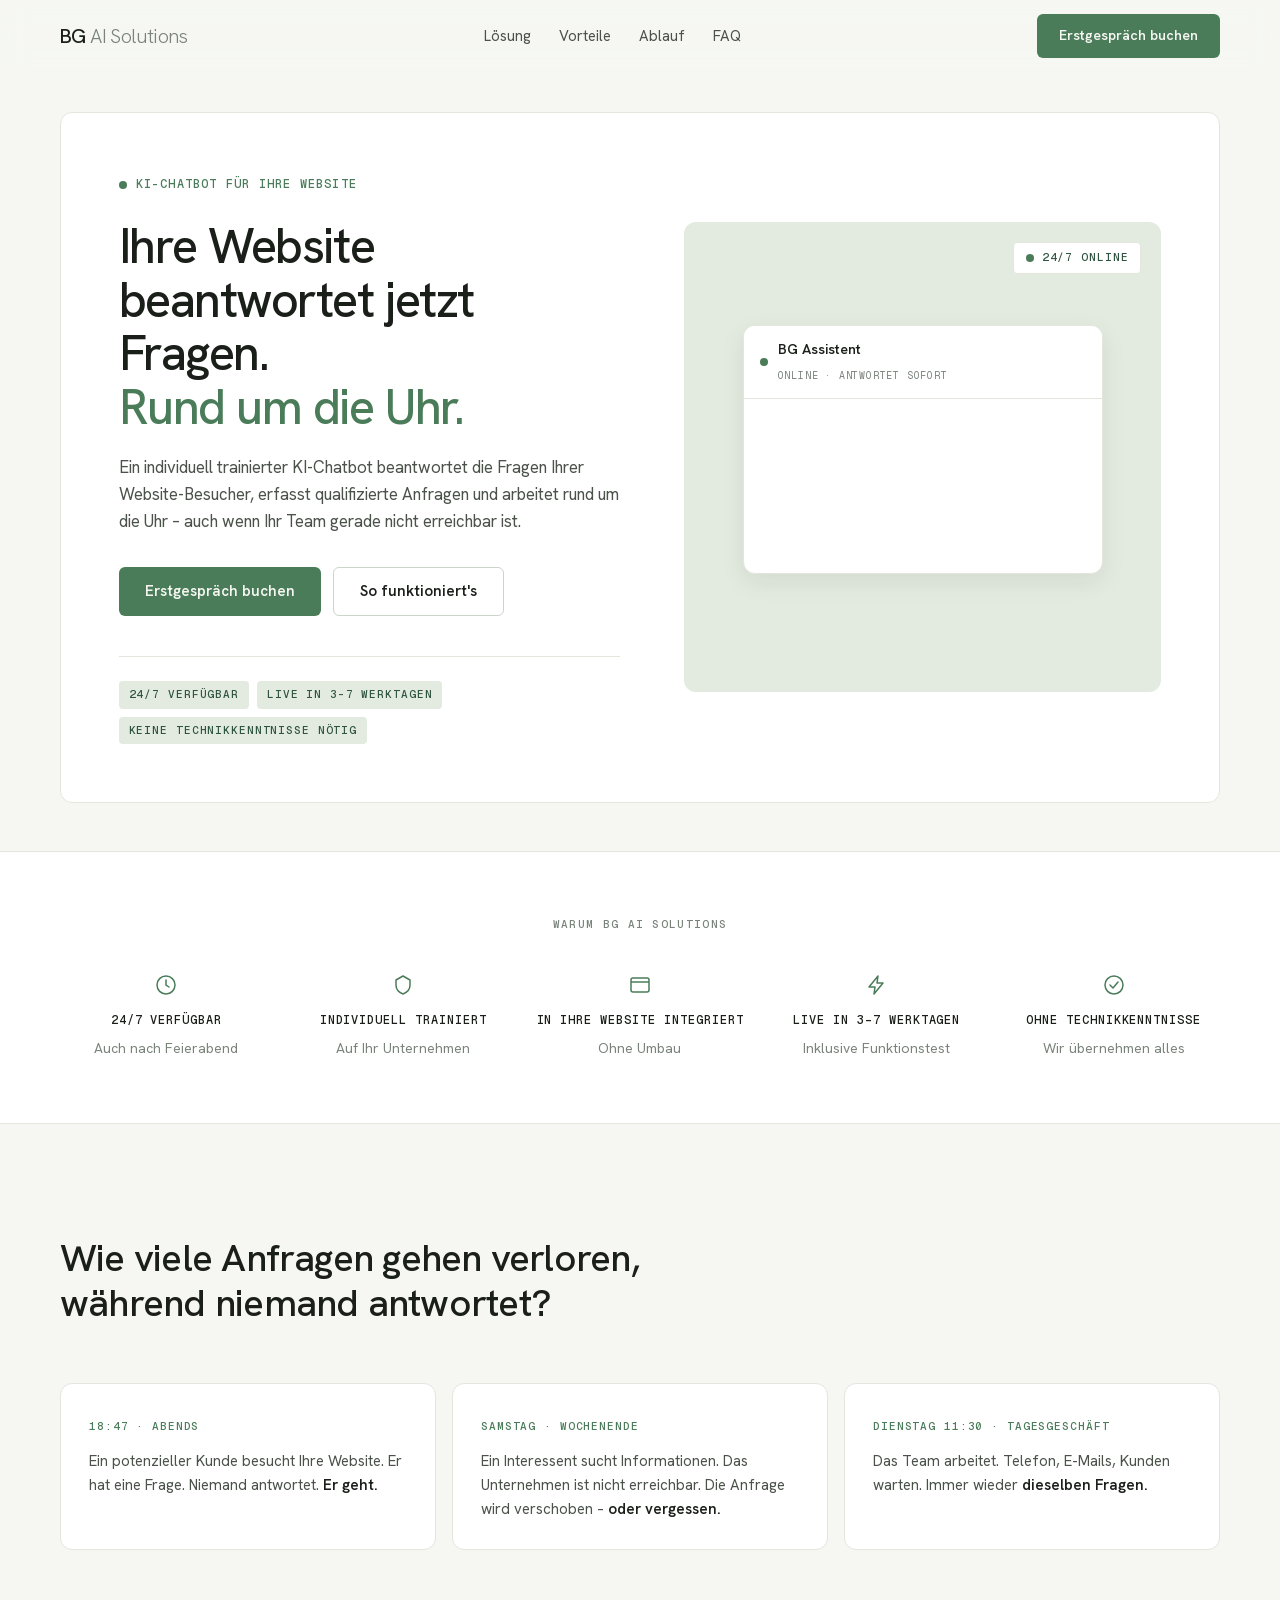
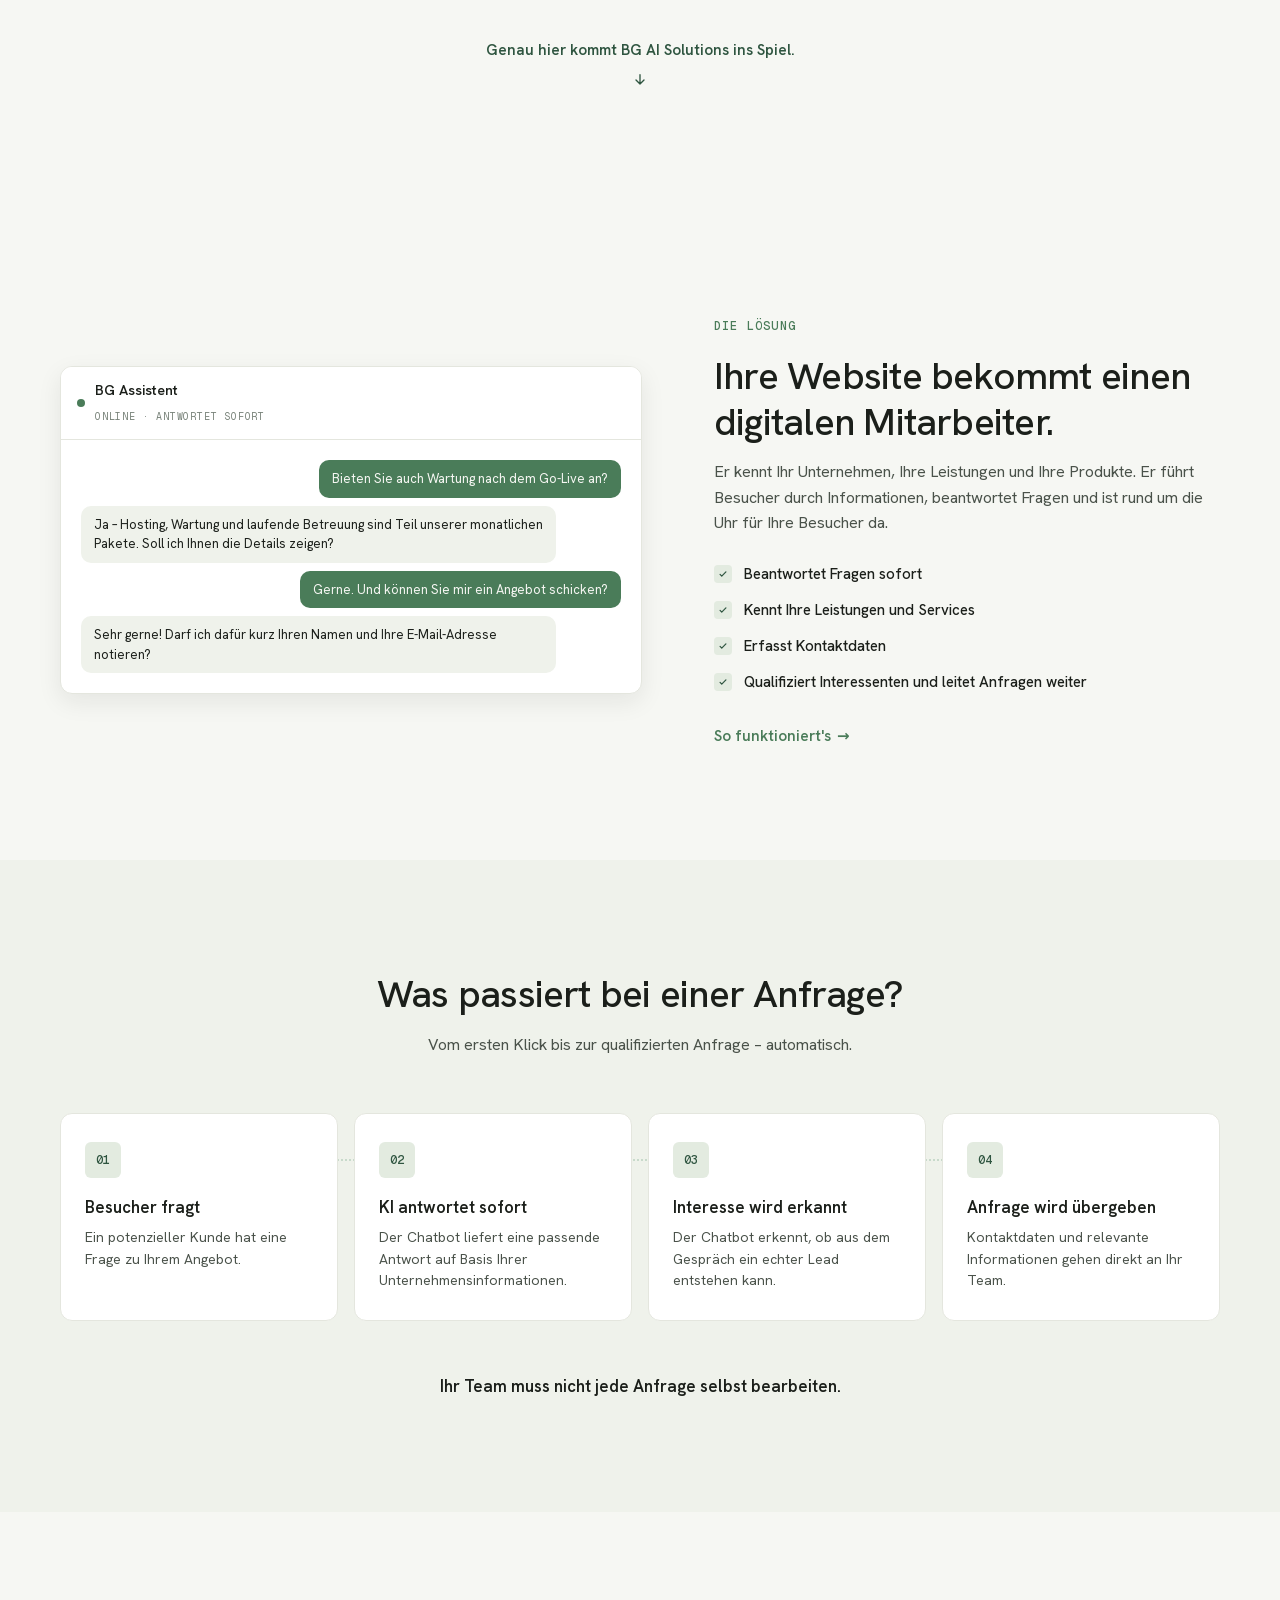
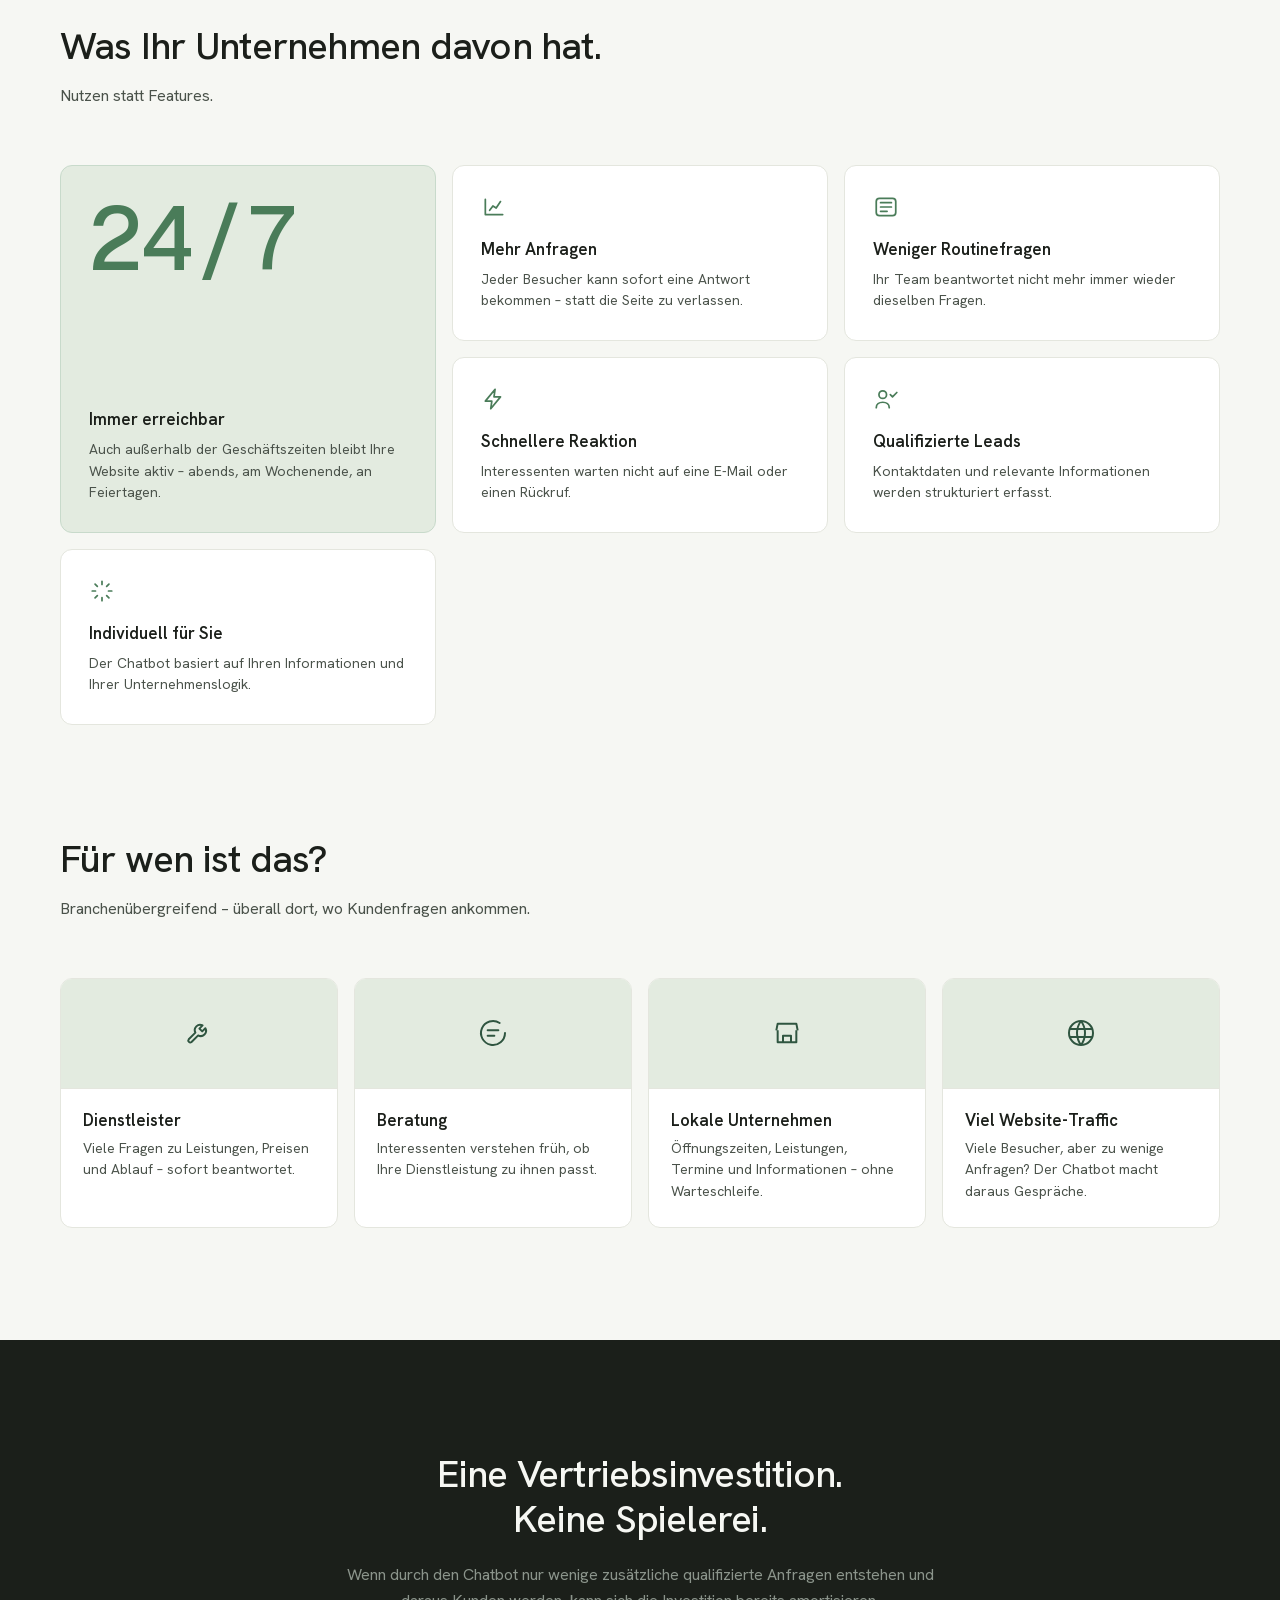
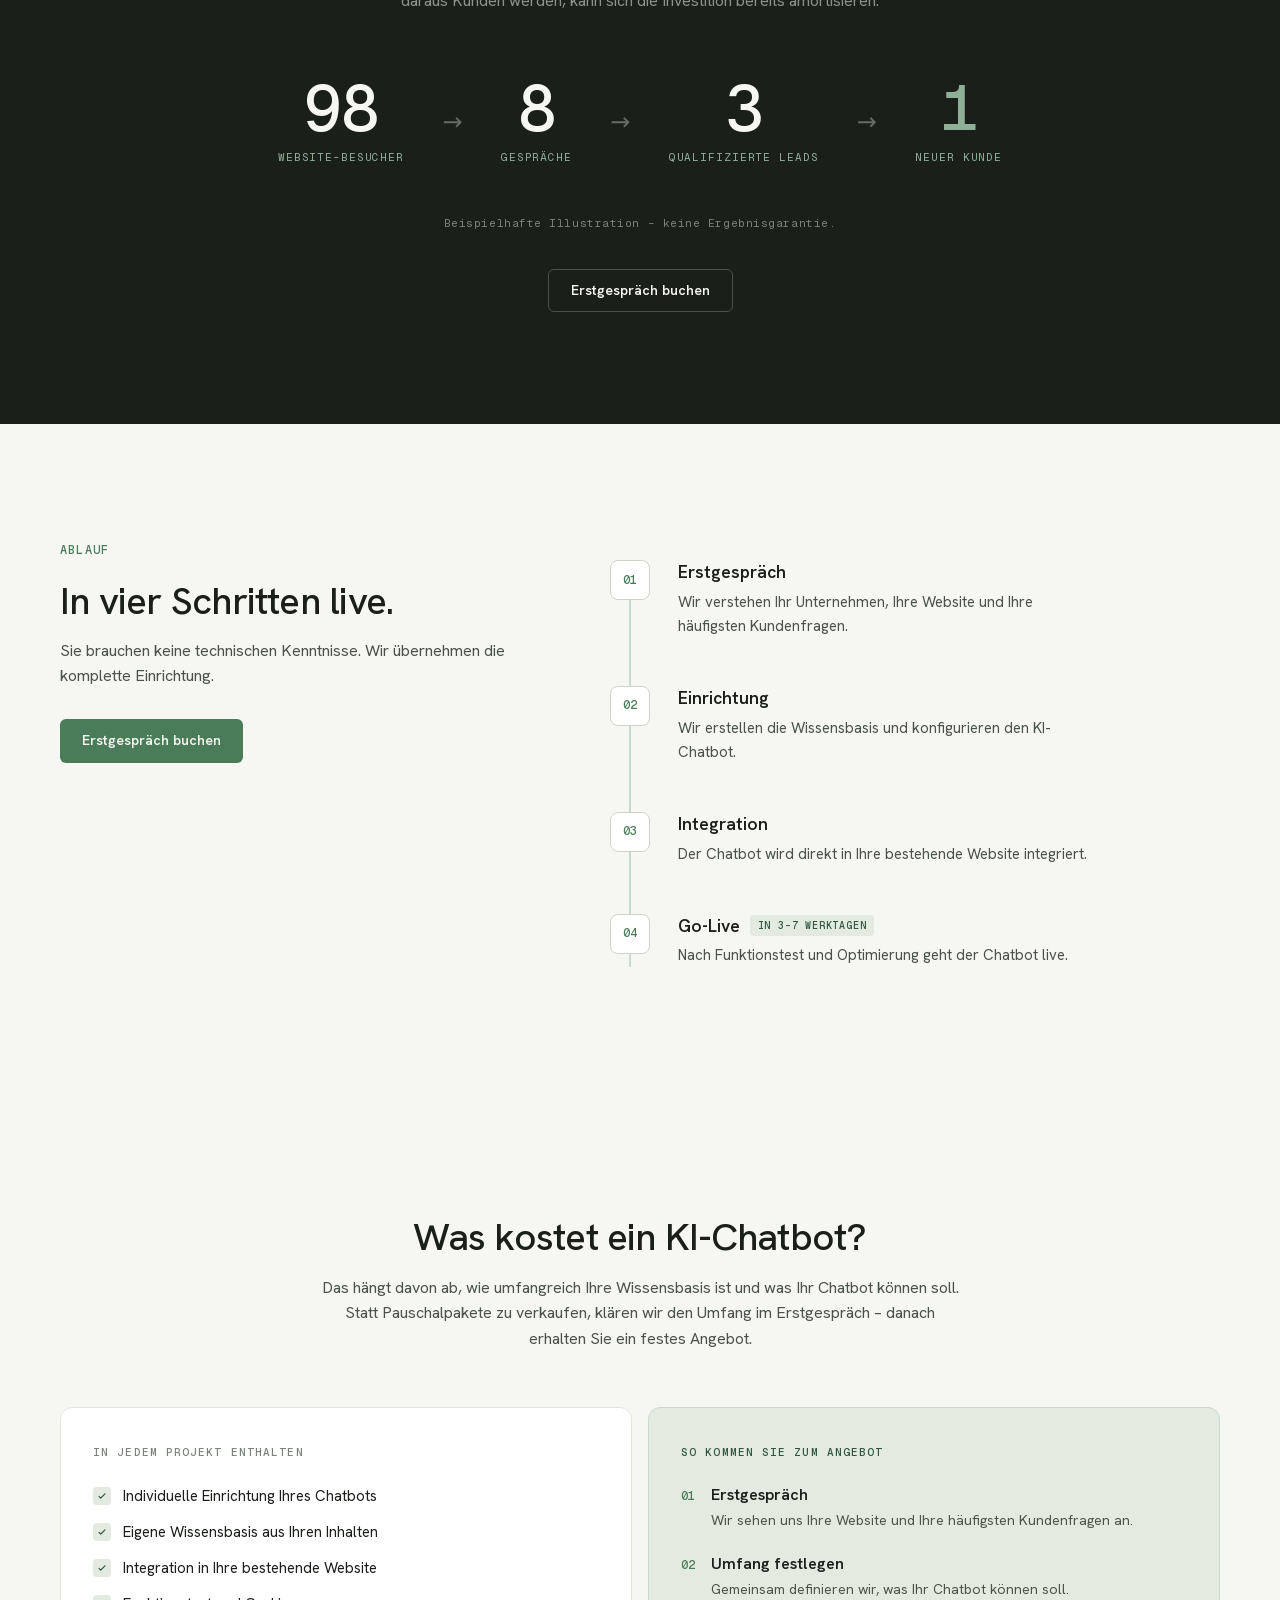
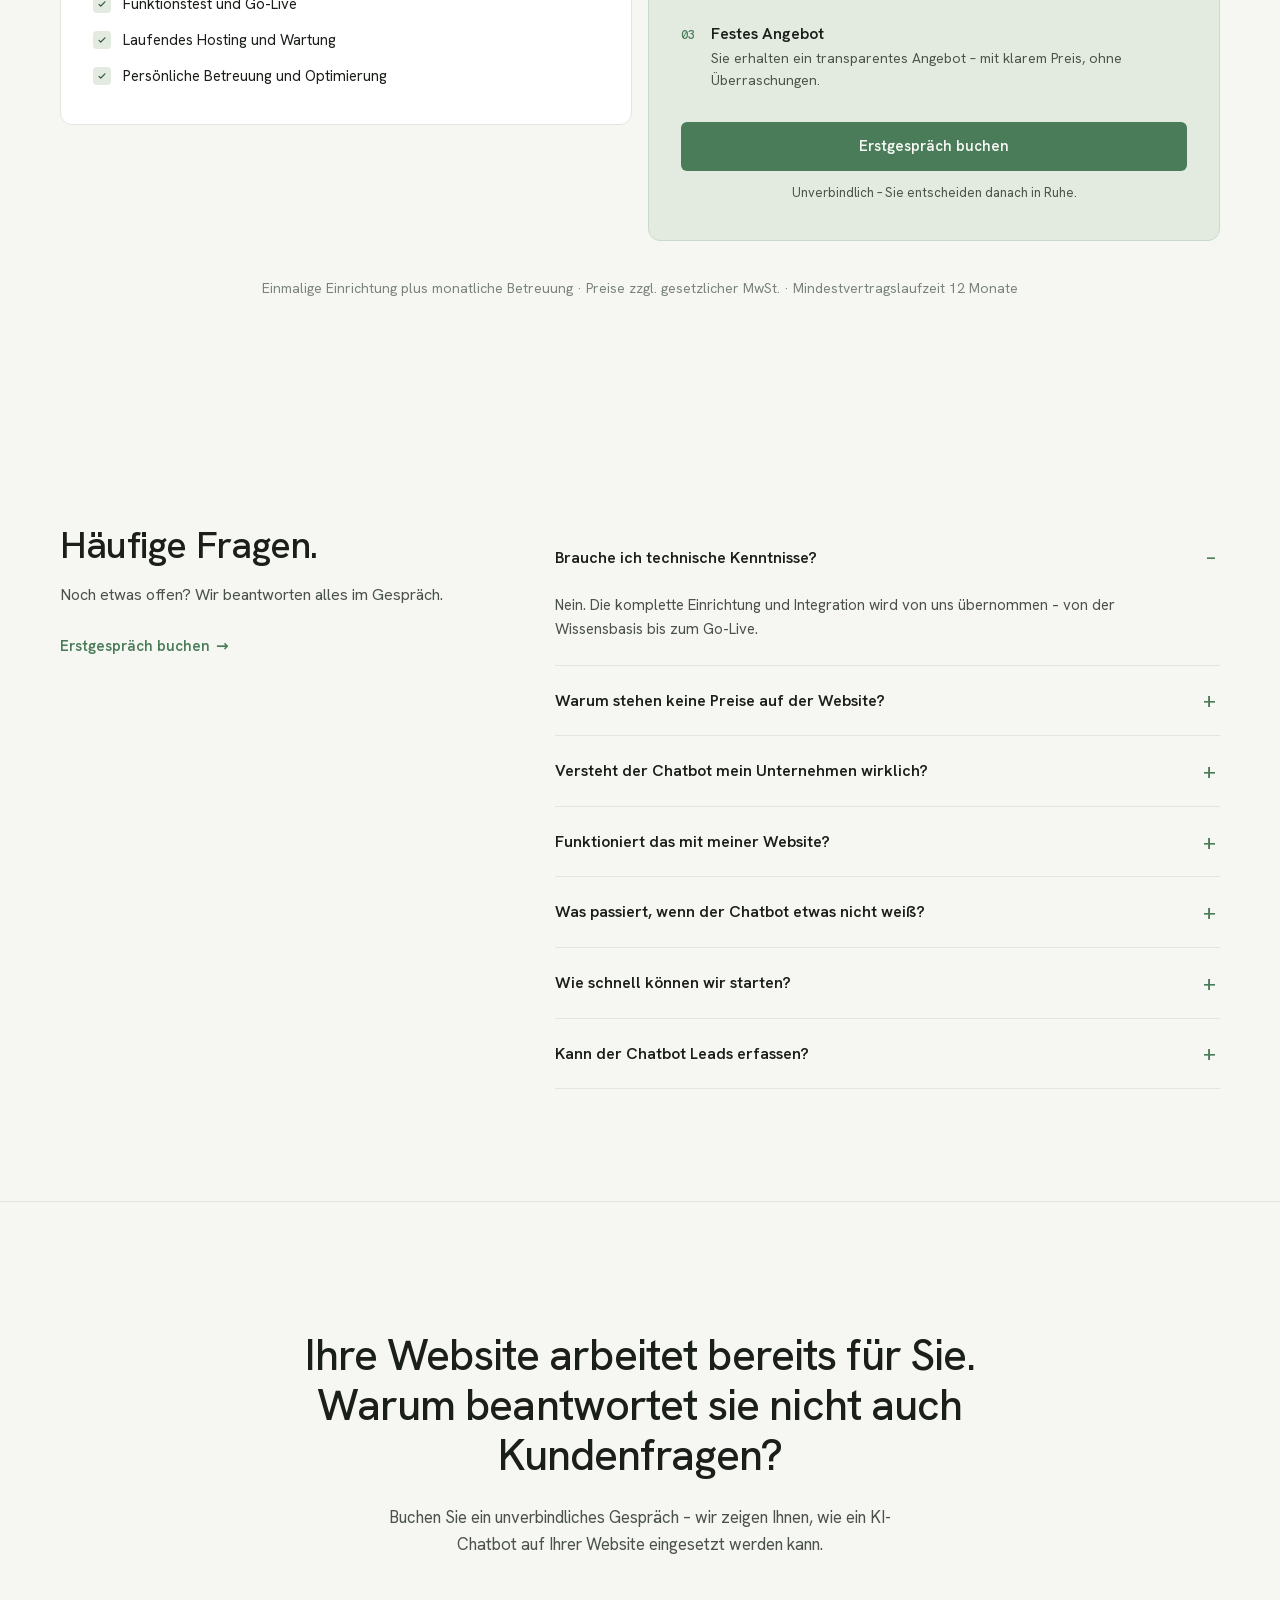
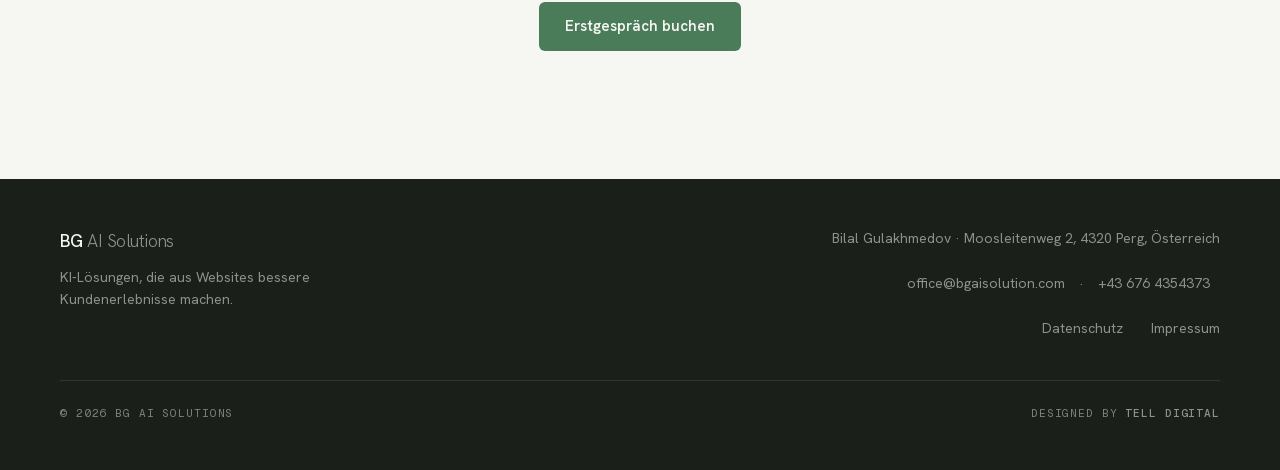
<file: index.html>
<!DOCTYPE html>
<html lang="de">
<head>
  <meta charset="UTF-8">
  <meta name="viewport" content="width=device-width, initial-scale=1.0">
  <title>BG AI Solutions – KI-Chatbot für Ihre Website | 24/7 Kundenanfragen beantworten</title>
  <meta name="description" content="Ein individuell trainierter KI-Chatbot beantwortet die Fragen Ihrer Website-Besucher, erfasst qualifizierte Anfragen und arbeitet rund um die Uhr. Einrichtung in 3–7 Werktagen.">
  <link rel="stylesheet" href="fonts/fonts.css?v=1">
  <!-- Versionsparameter bei jeder Änderung erhöhen, damit Browser nicht
       eine alte Fassung aus dem Cache ausliefern. -->
  <link rel="stylesheet" href="styles.css?v=3">
</head>
<body>

  <!-- ============ NAVIGATION ============ -->
  <header class="nav" id="nav">
    <div class="container nav__inner">
      <a href="#top" class="nav__logo">BG<span>&nbsp;AI Solutions</span></a>
      <nav class="nav__links" id="navLinks">
        <a href="#loesung">Lösung</a>
        <a href="#vorteile">Vorteile</a>
        <a href="#ablauf">Ablauf</a>
        <a href="#faq">FAQ</a>
        <button class="btn btn--primary btn--nav-mobile" data-open-booking>Erstgespräch buchen</button>
      </nav>
      <button class="btn btn--primary nav__cta" data-open-booking>Erstgespräch buchen</button>
      <button class="nav__burger" id="navBurger" aria-label="Menü öffnen" aria-expanded="false">
        <span></span><span></span>
      </button>
    </div>
  </header>

  <main id="top">

    <!-- ============ 1. HERO ============ -->
    <section class="hero">
      <div class="container">
        <div class="hero__card reveal">
          <div class="hero__content">
            <span class="hero__badge"><span class="status-dot"></span>KI-Chatbot für Ihre Website</span>
            <h1 class="hero__headline">
              Ihre Website beantwortet jetzt Fragen. <em>Rund um die Uhr.</em>
            </h1>
            <p class="hero__sub">
              Ein individuell trainierter KI-Chatbot beantwortet die Fragen Ihrer Website-Besucher,
              erfasst qualifizierte Anfragen und arbeitet rund um die Uhr – auch wenn Ihr Team gerade nicht erreichbar ist.
            </p>
            <div class="hero__actions">
              <button class="btn btn--primary btn--lg" data-open-booking>Erstgespräch buchen</button>
              <a href="#loesung" class="btn btn--ghost btn--lg">So funktioniert's</a>
            </div>
            <ul class="hero__facts">
              <li>24/7 verfügbar</li>
              <li>Live in 3–7 Werktagen</li>
              <li>Keine Technikkenntnisse nötig</li>
            </ul>
          </div>
          <div class="hero__media">
            <div class="hero__panel">
              <span class="hero__chip"><span class="status-dot"></span>24/7 online</span>
              <div class="hero__chatcard">
                <div class="chatcard__head">
                  <span class="status-dot"></span>
                  <div>
                    <strong>BG&nbsp;Assistent</strong>
                    <small>Online · antwortet sofort</small>
                  </div>
                </div>
                <div class="hero__thread" id="heroThread">
                  <div class="bubble bubble--user hero-msg">Wie kann ich einen Termin vereinbaren?</div>
                  <div class="hero__ai-slot">
                    <div class="bubble bubble--ai typing hero-typing" aria-hidden="true"><i></i><i></i><i></i></div>
                    <div class="bubble bubble--ai hero-msg">Direkt hier im Chat: Ich notiere kurz Ihren Namen und Ihre E-Mail – Ihr Ansprechpartner meldet sich dann mit einem Terminvorschlag.</div>
                  </div>
                </div>
              </div>
              <div class="leadcard leadcard--float hero-msg">
                <div class="leadcard__title">Lead erfasst <svg width="14" height="14" viewBox="0 0 24 24" fill="none"><path d="M5 13l4 4L19 7" stroke="currentColor" stroke-width="2.5" stroke-linecap="round" stroke-linejoin="round"/></svg></div>
                <div class="leadcard__rows">
                  <span>Name</span><span>Unternehmen</span><span>E-Mail</span><span>Interesse</span>
                </div>
              </div>
            </div>
          </div>
        </div>
      </div>
    </section>

    <!-- ============ 2. TRUST BAR ============ -->
    <section class="trust">
      <div class="container">
        <p class="trust__caption reveal">Warum BG AI Solutions</p>
        <ul class="trust__row reveal">
          <li>
            <svg viewBox="0 0 24 24" fill="none"><circle cx="12" cy="12" r="9" stroke="currentColor" stroke-width="1.5"/><path d="M12 7v5l3 2" stroke="currentColor" stroke-width="1.5" stroke-linecap="round"/></svg>
            <strong>24/7 verfügbar</strong>
            <small>Auch nach Feierabend</small>
          </li>
          <li>
            <svg viewBox="0 0 24 24" fill="none"><path d="M12 3l7 4v5c0 4.5-3 7.5-7 9-4-1.5-7-4.5-7-9V7l7-4z" stroke="currentColor" stroke-width="1.5" stroke-linejoin="round"/></svg>
            <strong>Individuell trainiert</strong>
            <small>Auf Ihr Unternehmen</small>
          </li>
          <li>
            <svg viewBox="0 0 24 24" fill="none"><rect x="3" y="5" width="18" height="14" rx="2" stroke="currentColor" stroke-width="1.5"/><path d="M3 9h18" stroke="currentColor" stroke-width="1.5"/></svg>
            <strong>In Ihre Website integriert</strong>
            <small>Ohne Umbau</small>
          </li>
          <li>
            <svg viewBox="0 0 24 24" fill="none"><path d="M13 3L4 14h6l-1 7 9-11h-6l1-7z" stroke="currentColor" stroke-width="1.5" stroke-linejoin="round"/></svg>
            <strong>Live in 3–7 Werktagen</strong>
            <small>Inklusive Funktionstest</small>
          </li>
          <li>
            <svg viewBox="0 0 24 24" fill="none"><path d="M8 12l3 3 5-6" stroke="currentColor" stroke-width="1.5" stroke-linecap="round" stroke-linejoin="round"/><circle cx="12" cy="12" r="9" stroke="currentColor" stroke-width="1.5"/></svg>
            <strong>Ohne Technikkenntnisse</strong>
            <small>Wir übernehmen alles</small>
          </li>
        </ul>
      </div>
    </section>

    <!-- ============ 3. PROBLEM ============ -->
    <section class="problem">
      <div class="container">
        <h2 class="problem__headline reveal">Wie viele Anfragen gehen verloren,<br>während niemand antwortet?</h2>
        <div class="problem__cards">
          <article class="problem__card reveal">
            <span class="problem__time">18:47 · Abends</span>
            <p>Ein potenzieller Kunde besucht Ihre Website. Er hat eine Frage. Niemand antwortet. <strong>Er geht.</strong></p>
          </article>
          <article class="problem__card reveal" style="--delay:.1s">
            <span class="problem__time">Samstag · Wochenende</span>
            <p>Ein Interessent sucht Informationen. Das Unternehmen ist nicht erreichbar. Die Anfrage wird verschoben – <strong>oder vergessen.</strong></p>
          </article>
          <article class="problem__card reveal" style="--delay:.2s">
            <span class="problem__time">Dienstag 11:30 · Tagesgeschäft</span>
            <p>Das Team arbeitet. Telefon, E-Mails, Kunden warten. Immer wieder <strong>dieselben Fragen.</strong></p>
          </article>
        </div>
        <p class="problem__transition reveal">
          Genau hier kommt BG AI Solutions ins Spiel.
          <svg width="16" height="16" viewBox="0 0 24 24" fill="none"><path d="M12 4v14m0 0l-6-6m6 6l6-6" stroke="currentColor" stroke-width="2" stroke-linecap="round" stroke-linejoin="round"/></svg>
        </p>
      </div>
    </section>

    <!-- ============ 4. LÖSUNG ============ -->
    <section class="solution" id="loesung">
      <div class="container solution__inner">
        <div class="solution__visual reveal">
          <div class="chatcard">
            <div class="chatcard__head">
              <span class="status-dot"></span>
              <div><strong>BG Assistent</strong><small>Online · antwortet sofort</small></div>
            </div>
            <div class="chatcard__thread">
              <div class="bubble bubble--user">Bieten Sie auch Wartung nach dem Go-Live an?</div>
              <div class="bubble bubble--ai">Ja – Hosting, Wartung und laufende Betreuung sind Teil unserer monatlichen Pakete. Soll ich Ihnen die Details zeigen?</div>
              <div class="bubble bubble--user">Gerne. Und können Sie mir ein Angebot schicken?</div>
              <div class="bubble bubble--ai">Sehr gerne! Darf ich dafür kurz Ihren Namen und Ihre E-Mail-Adresse notieren?</div>
            </div>
          </div>
        </div>
        <div class="solution__text">
          <p class="eyebrow reveal">Die Lösung</p>
          <h2 class="reveal">Ihre Website bekommt einen digitalen Mitarbeiter.</h2>
          <p class="section-sub reveal">
            Er kennt Ihr Unternehmen, Ihre Leistungen und Ihre Produkte. Er führt Besucher durch Informationen,
            beantwortet Fragen und ist rund um die Uhr für Ihre Besucher da.
          </p>
          <ul class="checklist reveal">
            <li>Beantwortet Fragen sofort</li>
            <li>Kennt Ihre Leistungen und Services</li>
            <li>Erfasst Kontaktdaten</li>
            <li>Qualifiziert Interessenten und leitet Anfragen weiter</li>
          </ul>
          <a href="#flow" class="textlink reveal">So funktioniert's <span>→</span></a>
        </div>
      </div>
    </section>

    <!-- ============ 5. ANFRAGE-FLOW ============ -->
    <section class="flow" id="flow">
      <div class="container">
        <h2 class="text-center reveal">Was passiert bei einer Anfrage?</h2>
        <p class="section-sub text-center reveal">Vom ersten Klick bis zur qualifizierten Anfrage – automatisch.</p>
        <div class="flow__steps">
          <article class="flow__step reveal">
            <span class="flow__num">01</span>
            <h3>Besucher fragt</h3>
            <p>Ein potenzieller Kunde hat eine Frage zu Ihrem Angebot.</p>
          </article>
          <article class="flow__step reveal" style="--delay:.08s">
            <span class="flow__num">02</span>
            <h3>KI antwortet sofort</h3>
            <p>Der Chatbot liefert eine passende Antwort auf Basis Ihrer Unternehmensinformationen.</p>
          </article>
          <article class="flow__step reveal" style="--delay:.16s">
            <span class="flow__num">03</span>
            <h3>Interesse wird erkannt</h3>
            <p>Der Chatbot erkennt, ob aus dem Gespräch ein echter Lead entstehen kann.</p>
          </article>
          <article class="flow__step reveal" style="--delay:.24s">
            <span class="flow__num">04</span>
            <h3>Anfrage wird übergeben</h3>
            <p>Kontaktdaten und relevante Informationen gehen direkt an Ihr Team.</p>
          </article>
        </div>
        <p class="flow__caption reveal">Ihr Team muss nicht jede Anfrage selbst bearbeiten.</p>
      </div>
    </section>

    <!-- Interaktive Chatbot-Demo folgt, sobald der Bot eingebaut ist. -->

    <!-- ============ 6. BENEFITS (BENTO) ============ -->
    <section class="benefits" id="vorteile">
      <div class="container">
        <h2 class="reveal">Was Ihr Unternehmen davon hat.</h2>
        <p class="section-sub reveal">Nutzen statt Features.</p>
        <div class="bento">
          <article class="bento__tile bento__tile--big reveal">
            <span class="bento__giant">24/7</span>
            <h3>Immer erreichbar</h3>
            <p>Auch außerhalb der Geschäftszeiten bleibt Ihre Website aktiv – abends, am Wochenende, an Feiertagen.</p>
          </article>
          <article class="bento__tile reveal" style="--delay:.05s">
            <svg viewBox="0 0 24 24" fill="none"><path d="M4 19V5m0 14h16M8 15l3-4 3 2 4-6" stroke="currentColor" stroke-width="1.6" stroke-linecap="round" stroke-linejoin="round"/></svg>
            <h3>Mehr Anfragen</h3>
            <p>Jeder Besucher kann sofort eine Antwort bekommen – statt die Seite zu verlassen.</p>
          </article>
          <article class="bento__tile reveal" style="--delay:.1s">
            <svg viewBox="0 0 24 24" fill="none"><path d="M7 12h10M7 8h10M7 16h6" stroke="currentColor" stroke-width="1.6" stroke-linecap="round"/><rect x="3" y="4" width="18" height="16" rx="3" stroke="currentColor" stroke-width="1.6"/></svg>
            <h3>Weniger Routinefragen</h3>
            <p>Ihr Team beantwortet nicht mehr immer wieder dieselben Fragen.</p>
          </article>
          <article class="bento__tile reveal" style="--delay:.15s">
            <svg viewBox="0 0 24 24" fill="none"><path d="M13 3L4 14h6l-1 7 9-11h-6l1-7z" stroke="currentColor" stroke-width="1.6" stroke-linejoin="round"/></svg>
            <h3>Schnellere Reaktion</h3>
            <p>Interessenten warten nicht auf eine E-Mail oder einen Rückruf.</p>
          </article>
          <article class="bento__tile reveal" style="--delay:.2s">
            <svg viewBox="0 0 24 24" fill="none"><circle cx="9" cy="8" r="3.5" stroke="currentColor" stroke-width="1.6"/><path d="M3 20c0-3 2.5-5 6-5s6 2 6 5M16 8l2 2 4-4" stroke="currentColor" stroke-width="1.6" stroke-linecap="round" stroke-linejoin="round"/></svg>
            <h3>Qualifizierte Leads</h3>
            <p>Kontaktdaten und relevante Informationen werden strukturiert erfasst.</p>
          </article>
          <article class="bento__tile reveal" style="--delay:.25s">
            <svg viewBox="0 0 24 24" fill="none"><path d="M12 3v3m0 12v3M3 12h3m12 0h3M5.6 5.6l2.1 2.1m8.6 8.6l2.1 2.1m0-12.8l-2.1 2.1M7.7 16.3l-2.1 2.1" stroke="currentColor" stroke-width="1.6" stroke-linecap="round"/></svg>
            <h3>Individuell für Sie</h3>
            <p>Der Chatbot basiert auf Ihren Informationen und Ihrer Unternehmenslogik.</p>
          </article>
        </div>
      </div>
    </section>

    <!-- ============ 7. USE CASES ============ -->
    <section class="usecases">
      <div class="container">
        <h2 class="reveal">Für wen ist das?</h2>
        <p class="section-sub reveal">Branchenübergreifend – überall dort, wo Kundenfragen ankommen.</p>
        <div class="usecases__grid">
          <article class="usecase reveal">
            <div class="usecase__visual">
              <svg viewBox="0 0 24 24" fill="none"><path d="M14.7 6.3a4 4 0 00-5.4 5.4l-5 5a1.5 1.5 0 002.1 2.1l5-5a4 4 0 005.4-5.4l-2.4 2.4-2.1-2.1 2.4-2.4z" stroke="currentColor" stroke-width="1.5" stroke-linejoin="round"/></svg>
            </div>
            <h3>Dienstleister</h3>
            <p>Viele Fragen zu Leistungen, Preisen und Ablauf – sofort beantwortet.</p>
          </article>
          <article class="usecase reveal" style="--delay:.07s">
            <div class="usecase__visual">
              <svg viewBox="0 0 24 24" fill="none"><path d="M8 10h8M8 14h5" stroke="currentColor" stroke-width="1.5" stroke-linecap="round"/><path d="M21 12a9 9 0 11-4-7.5" stroke="currentColor" stroke-width="1.5" stroke-linecap="round"/></svg>
            </div>
            <h3>Beratung</h3>
            <p>Interessenten verstehen früh, ob Ihre Dienstleistung zu ihnen passt.</p>
          </article>
          <article class="usecase reveal" style="--delay:.14s">
            <div class="usecase__visual">
              <svg viewBox="0 0 24 24" fill="none"><path d="M4 10l1-5h14l1 5M5 10v9h14v-9M9 19v-5h6v5" stroke="currentColor" stroke-width="1.5" stroke-linejoin="round"/></svg>
            </div>
            <h3>Lokale Unternehmen</h3>
            <p>Öffnungszeiten, Leistungen, Termine und Informationen – ohne Warteschleife.</p>
          </article>
          <article class="usecase reveal" style="--delay:.21s">
            <div class="usecase__visual">
              <svg viewBox="0 0 24 24" fill="none"><circle cx="12" cy="12" r="9" stroke="currentColor" stroke-width="1.5"/><path d="M3.5 9h17M3.5 15h17M12 3a15 15 0 010 18M12 3a15 15 0 000 18" stroke="currentColor" stroke-width="1.5"/></svg>
            </div>
            <h3>Viel Website-Traffic</h3>
            <p>Viele Besucher, aber zu wenige Anfragen? Der Chatbot macht daraus Gespräche.</p>
          </article>
        </div>
      </div>
    </section>

    <!-- ============ 8. ROI ============ -->
    <section class="roi">
      <div class="container">
        <h2 class="reveal">Eine Vertriebsinvestition.<br>Keine Spielerei.</h2>
        <p class="roi__sub reveal">
          Wenn durch den Chatbot nur wenige zusätzliche qualifizierte Anfragen entstehen und daraus Kunden werden,
          kann sich die Investition bereits amortisieren.
        </p>
        <div class="roi__funnel reveal">
          <div class="roi__stage">
            <span class="roi__num" data-count="100">0</span>
            <span class="roi__label">Website-Besucher</span>
          </div>
          <span class="roi__arrow">→</span>
          <div class="roi__stage">
            <span class="roi__num" data-count="8">0</span>
            <span class="roi__label">Gespräche</span>
          </div>
          <span class="roi__arrow">→</span>
          <div class="roi__stage">
            <span class="roi__num" data-count="3">0</span>
            <span class="roi__label">Qualifizierte Leads</span>
          </div>
          <span class="roi__arrow">→</span>
          <div class="roi__stage">
            <span class="roi__num roi__num--accent" data-count="1">0</span>
            <span class="roi__label">Neuer Kunde</span>
          </div>
        </div>
        <p class="roi__disclaimer reveal">Beispielhafte Illustration – keine Ergebnisgarantie.</p>
        <button class="btn btn--ghost-light reveal" data-open-booking>Erstgespräch buchen</button>
      </div>
    </section>

    <!-- ============ 9. ABLAUF ============ -->
    <section class="process" id="ablauf">
      <div class="container process__inner">
        <div class="process__text">
          <p class="eyebrow reveal">Ablauf</p>
          <h2 class="reveal">In vier Schritten live.</h2>
          <p class="section-sub reveal">
            Sie brauchen keine technischen Kenntnisse.
            Wir übernehmen die komplette Einrichtung.
          </p>
          <button class="btn btn--primary reveal" data-open-booking>Erstgespräch buchen</button>
        </div>
        <ol class="timeline">
          <li class="timeline__item reveal">
            <span class="timeline__num">01</span>
            <div>
              <h3>Erstgespräch</h3>
              <p>Wir verstehen Ihr Unternehmen, Ihre Website und Ihre häufigsten Kundenfragen.</p>
            </div>
          </li>
          <li class="timeline__item reveal" style="--delay:.07s">
            <span class="timeline__num">02</span>
            <div>
              <h3>Einrichtung</h3>
              <p>Wir erstellen die Wissensbasis und konfigurieren den KI-Chatbot.</p>
            </div>
          </li>
          <li class="timeline__item reveal" style="--delay:.14s">
            <span class="timeline__num">03</span>
            <div>
              <h3>Integration</h3>
              <p>Der Chatbot wird direkt in Ihre bestehende Website integriert.</p>
            </div>
          </li>
          <li class="timeline__item reveal" style="--delay:.21s">
            <span class="timeline__num">04</span>
            <div>
              <h3>Go-Live <span class="tag">in 3–7 Werktagen</span></h3>
              <p>Nach Funktionstest und Optimierung geht der Chatbot live.</p>
            </div>
          </li>
        </ol>
      </div>
    </section>

    <!-- ============ 10. ANGEBOT ============ -->
    <section class="pricing" id="angebot">
      <div class="container">
        <h2 class="text-center reveal">Was kostet ein KI-Chatbot?</h2>
        <p class="section-sub text-center reveal">
          Das hängt davon ab, wie umfangreich Ihre Wissensbasis ist und was Ihr Chatbot
          können soll. Statt Pauschalpakete zu verkaufen, klären wir den Umfang im
          Erstgespräch – danach erhalten Sie ein festes Angebot.
        </p>
        <div class="offer">
          <article class="offer__card reveal">
            <span class="offer__label">In jedem Projekt enthalten</span>
            <ul class="checklist">
              <li>Individuelle Einrichtung Ihres Chatbots</li>
              <li>Eigene Wissensbasis aus Ihren Inhalten</li>
              <li>Integration in Ihre bestehende Website</li>
              <li>Funktionstest und Go-Live</li>
              <li>Laufendes Hosting und Wartung</li>
              <li>Persönliche Betreuung und Optimierung</li>
            </ul>
          </article>
          <article class="offer__card offer__card--path reveal" style="--delay:.08s">
            <span class="offer__label">So kommen Sie zum Angebot</span>
            <ol class="offer__steps">
              <li>
                <span class="offer__num">01</span>
                <div>
                  <h3>Erstgespräch</h3>
                  <p>Wir sehen uns Ihre Website und Ihre häufigsten Kundenfragen an.</p>
                </div>
              </li>
              <li>
                <span class="offer__num">02</span>
                <div>
                  <h3>Umfang festlegen</h3>
                  <p>Gemeinsam definieren wir, was Ihr Chatbot können soll.</p>
                </div>
              </li>
              <li>
                <span class="offer__num">03</span>
                <div>
                  <h3>Festes Angebot</h3>
                  <p>Sie erhalten ein transparentes Angebot – mit klarem Preis, ohne Überraschungen.</p>
                </div>
              </li>
            </ol>
            <button class="btn btn--primary btn--block btn--lg" data-open-booking>Erstgespräch buchen</button>
            <p class="offer__note">Unverbindlich – Sie entscheiden danach in Ruhe.</p>
          </article>
        </div>
        <p class="pricing__footnote reveal">
          Einmalige Einrichtung plus monatliche Betreuung · Preise zzgl. gesetzlicher MwSt. · Mindestvertragslaufzeit 12 Monate
        </p>
      </div>
    </section>

    <!-- ============ 11. FAQ ============ -->
    <section class="faq" id="faq">
      <div class="container faq__inner">
        <div class="faq__text">
          <h2 class="reveal">Häufige Fragen.</h2>
          <p class="section-sub reveal">Noch etwas offen? Wir beantworten alles im Gespräch.</p>
          <button class="textlink reveal" data-open-booking>Erstgespräch buchen <span>→</span></button>
        </div>
        <div class="faq__list">
          <details class="faq__item reveal" open>
            <summary>Brauche ich technische Kenntnisse?</summary>
            <p>Nein. Die komplette Einrichtung und Integration wird von uns übernommen – von der Wissensbasis bis zum Go-Live.</p>
          </details>
          <details class="faq__item reveal">
            <summary>Warum stehen keine Preise auf der Website?</summary>
            <p>Weil der Aufwand je nach Projekt unterschiedlich ist – eine kompakte Wissensbasis lässt sich anders kalkulieren als ein Chatbot für ein breites Leistungsspektrum. Im Erstgespräch klären wir den Umfang und Sie erhalten ein festes Angebot: einmalige Einrichtung plus eine monatliche Pauschale für Hosting, Wartung und Betreuung.</p>
          </details>
          <details class="faq__item reveal">
            <summary>Versteht der Chatbot mein Unternehmen wirklich?</summary>
            <p>Ja. Die Wissensbasis wird individuell auf Ihr Unternehmen, Ihre Leistungen und Ihre häufigsten Kundenfragen abgestimmt.</p>
          </details>
          <details class="faq__item reveal">
            <summary>Funktioniert das mit meiner Website?</summary>
            <p>Der Chatbot kann in die meisten modernen Websites integriert werden – unabhängig vom System, mit dem Ihre Website gebaut wurde.</p>
          </details>
          <details class="faq__item reveal">
            <summary>Was passiert, wenn der Chatbot etwas nicht weiß?</summary>
            <p>Der Chatbot erfindet keine Antworten. Bei unbekannten Fragen verweist er auf ein persönliches Gespräch und kann die Anfrage an einen Menschen weiterleiten.</p>
          </details>
          <details class="faq__item reveal">
            <summary>Wie schnell können wir starten?</summary>
            <p>Die Einrichtung dauert typischerweise 3–7 Werktage – vom Erstgespräch bis zum Go-Live auf Ihrer Website.</p>
          </details>
          <details class="faq__item reveal">
            <summary>Kann der Chatbot Leads erfassen?</summary>
            <p>Ja. Kontaktdaten und relevante Informationen können erfasst, vorqualifiziert und direkt an Ihr Team weitergeleitet werden.</p>
          </details>
        </div>
      </div>
    </section>

    <!-- ============ 12. FINAL CTA ============ -->
    <section class="final">
      <div class="container">
        <h2 class="final__headline reveal">
          Ihre Website arbeitet bereits für Sie.<br>
          Warum beantwortet sie nicht auch Kundenfragen?
        </h2>
        <p class="final__sub reveal">
          Buchen Sie ein unverbindliches Gespräch – wir zeigen Ihnen,
          wie ein KI-Chatbot auf Ihrer Website eingesetzt werden kann.
        </p>
        <div class="final__actions reveal">
          <button class="btn btn--primary btn--lg" data-open-booking>Erstgespräch buchen</button>
        </div>
      </div>
    </section>

  </main>

  <!-- ============ FOOTER ============ -->
  <footer class="footer">
    <div class="container footer__inner">
      <div class="footer__brand">
        <span class="footer__logo">BG<span>&nbsp;AI Solutions</span></span>
        <p>KI-Lösungen, die aus Websites bessere Kundenerlebnisse machen.</p>
      </div>
      <div class="footer__meta">
        <span>Bilal Gulakhmedov · Moosleitenweg 2, 4320 Perg, Österreich</span>
        <span>
          <a href="mailto:office@bgaisolution.com">office@bgaisolution.com</a> ·
          <a href="tel:+436764354373">+43 676 4354373</a>
        </span>
        <nav>
          <a href="datenschutz.html">Datenschutz</a>
          <a href="impressum.html">Impressum</a>
        </nav>
      </div>
    </div>
    <div class="container footer__credit">
      <span>© 2026 BG AI Solutions</span>
      <a href="https://telldigital.at" target="_blank" rel="noopener">Designed by <strong>Tell Digital</strong></a>
    </div>
  </footer>

  <!-- ============ STICKY MOBILE CTA ============ -->
  <div class="sticky-cta" id="stickyCta">
    <button class="btn btn--primary btn--block" data-open-booking>Erstgespräch buchen</button>
  </div>

  <!-- ============ BOOKING MODAL ============ -->
  <div class="modal" id="bookingModal" aria-hidden="true">
    <div class="modal__backdrop" data-close-booking></div>
    <div class="modal__card" role="dialog" aria-modal="true" aria-labelledby="modalTitle">
      <button class="modal__close" data-close-booking aria-label="Schließen">×</button>
      <div class="modal__body" id="modalBody">
        <p class="eyebrow">Unverbindliches Gespräch</p>
        <h3 id="modalTitle">Lernen wir uns kennen.</h3>
        <p class="modal__sub">Kurz, unverbindlich und ohne technische Vorkenntnisse. Wir melden uns mit einem Terminvorschlag.</p>
        <!--
          INTEGRATION: Sobald ein Buchungstool (z. B. Calendly) vorhanden ist,
          hier das Embed einsetzen und das Formular darunter entfernen.
        -->
        <form id="bookingForm" class="modal__form" action="kontakt.php" method="post" novalidate>
          <label>Name<input type="text" name="name" required autocomplete="name"></label>
          <label>Unternehmen<input type="text" name="company" required autocomplete="organization"></label>
          <label>E-Mail<input type="email" name="email" required autocomplete="email"></label>
          <label>Website <small>(optional)</small><input type="url" name="website" placeholder="https://" autocomplete="url"></label>
          <label>Ihre Frage <small>(optional)</small><textarea name="message" rows="2"></textarea></label>
          <!-- Honeypot: für Menschen unsichtbar, Bots füllen es aus. Nicht entfernen. -->
          <div class="modal__trap" aria-hidden="true">
            <label>Fax<input type="text" name="fax" tabindex="-1" autocomplete="off"></label>
          </div>
          <p class="modal__error" id="formError" role="alert" hidden></p>
          <button type="submit" class="btn btn--primary btn--block btn--lg" id="formSubmit">Erstgespräch anfragen</button>
          <p class="modal__hint">Keine Verpflichtung. Keine Weitergabe Ihrer Daten.</p>
        </form>
      </div>
      <div class="modal__success" id="modalSuccess" hidden>
        <div class="modal__success-icon">
          <svg width="28" height="28" viewBox="0 0 24 24" fill="none"><path d="M5 13l4 4L19 7" stroke="currentColor" stroke-width="2.5" stroke-linecap="round" stroke-linejoin="round"/></svg>
        </div>
        <h3>Danke für Ihre Anfrage!</h3>
        <p>Wir melden uns zeitnah mit einem Terminvorschlag bei Ihnen.</p>
      </div>
    </div>
  </div>

  <script src="script.js?v=2"></script>
  <!-- Chatbase – externer KI-Chatbot. Lädt von www.chatbase.co und überträgt
       dabei Daten an Chatbase, Inc. (USA). Siehe Abschnitt 7 der
       Datenschutzerklärung – bei Änderungen am Bot dort nachziehen. -->
  <script>
  (function(){
    if(!window.chatbase || window.chatbase("getState") !== "initialized"){
      window.chatbase = (...arguments) => {
        if(!window.chatbase.q){ window.chatbase.q = [] }
        window.chatbase.q.push(arguments)
      };
      window.chatbase = new Proxy(window.chatbase, {
        get(target, prop){
          if(prop === "q"){ return target.q }
          return (...args) => target(prop, ...args)
        }
      })
    }
    const onLoad = function(){
      const script = document.createElement("script");
      script.src = "https://www.chatbase.co/embed.min.js";
      script.id = "YxVCcPgkwER0KJAa1RwSX";
      script.domain = "www.chatbase.co";
      document.body.appendChild(script)
    };
    if(document.readyState === "complete"){ onLoad() }
    else { window.addEventListener("load", onLoad) }
  })();
  </script>

</body>
</html>
</file>
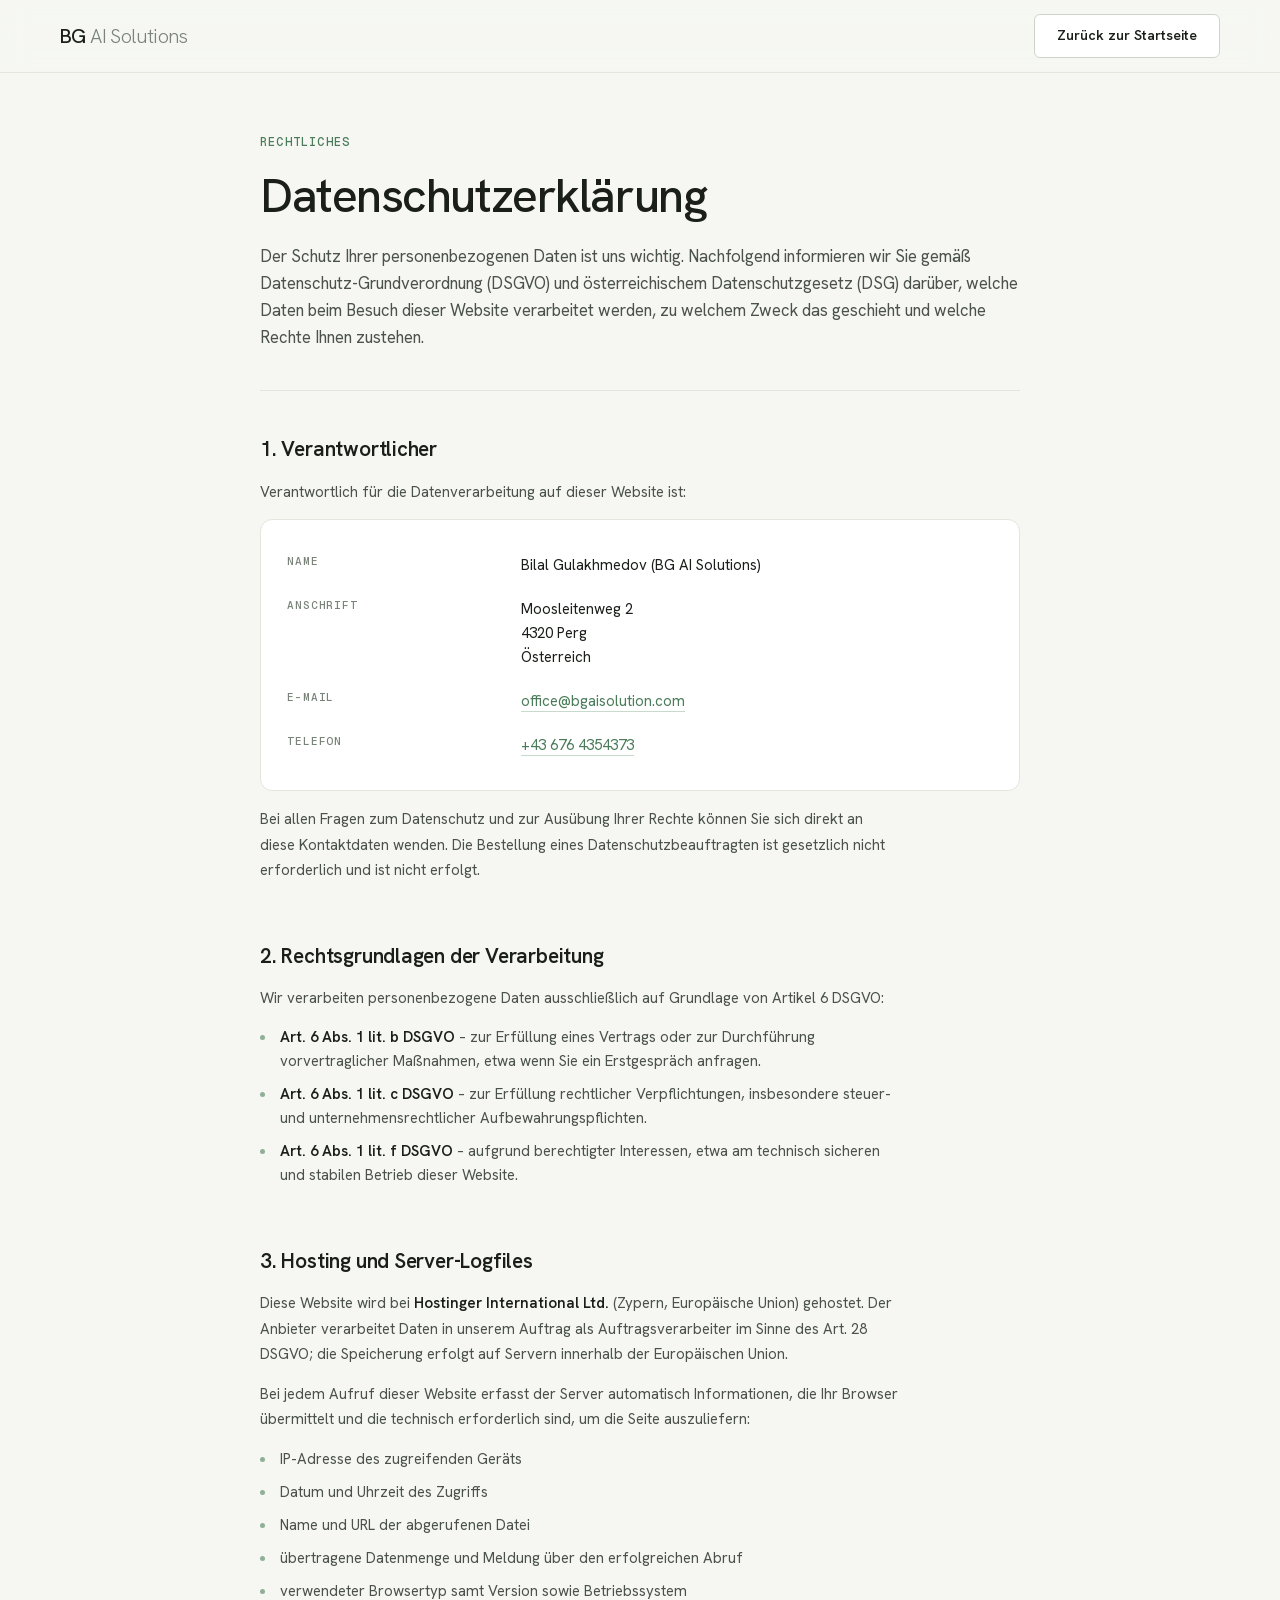
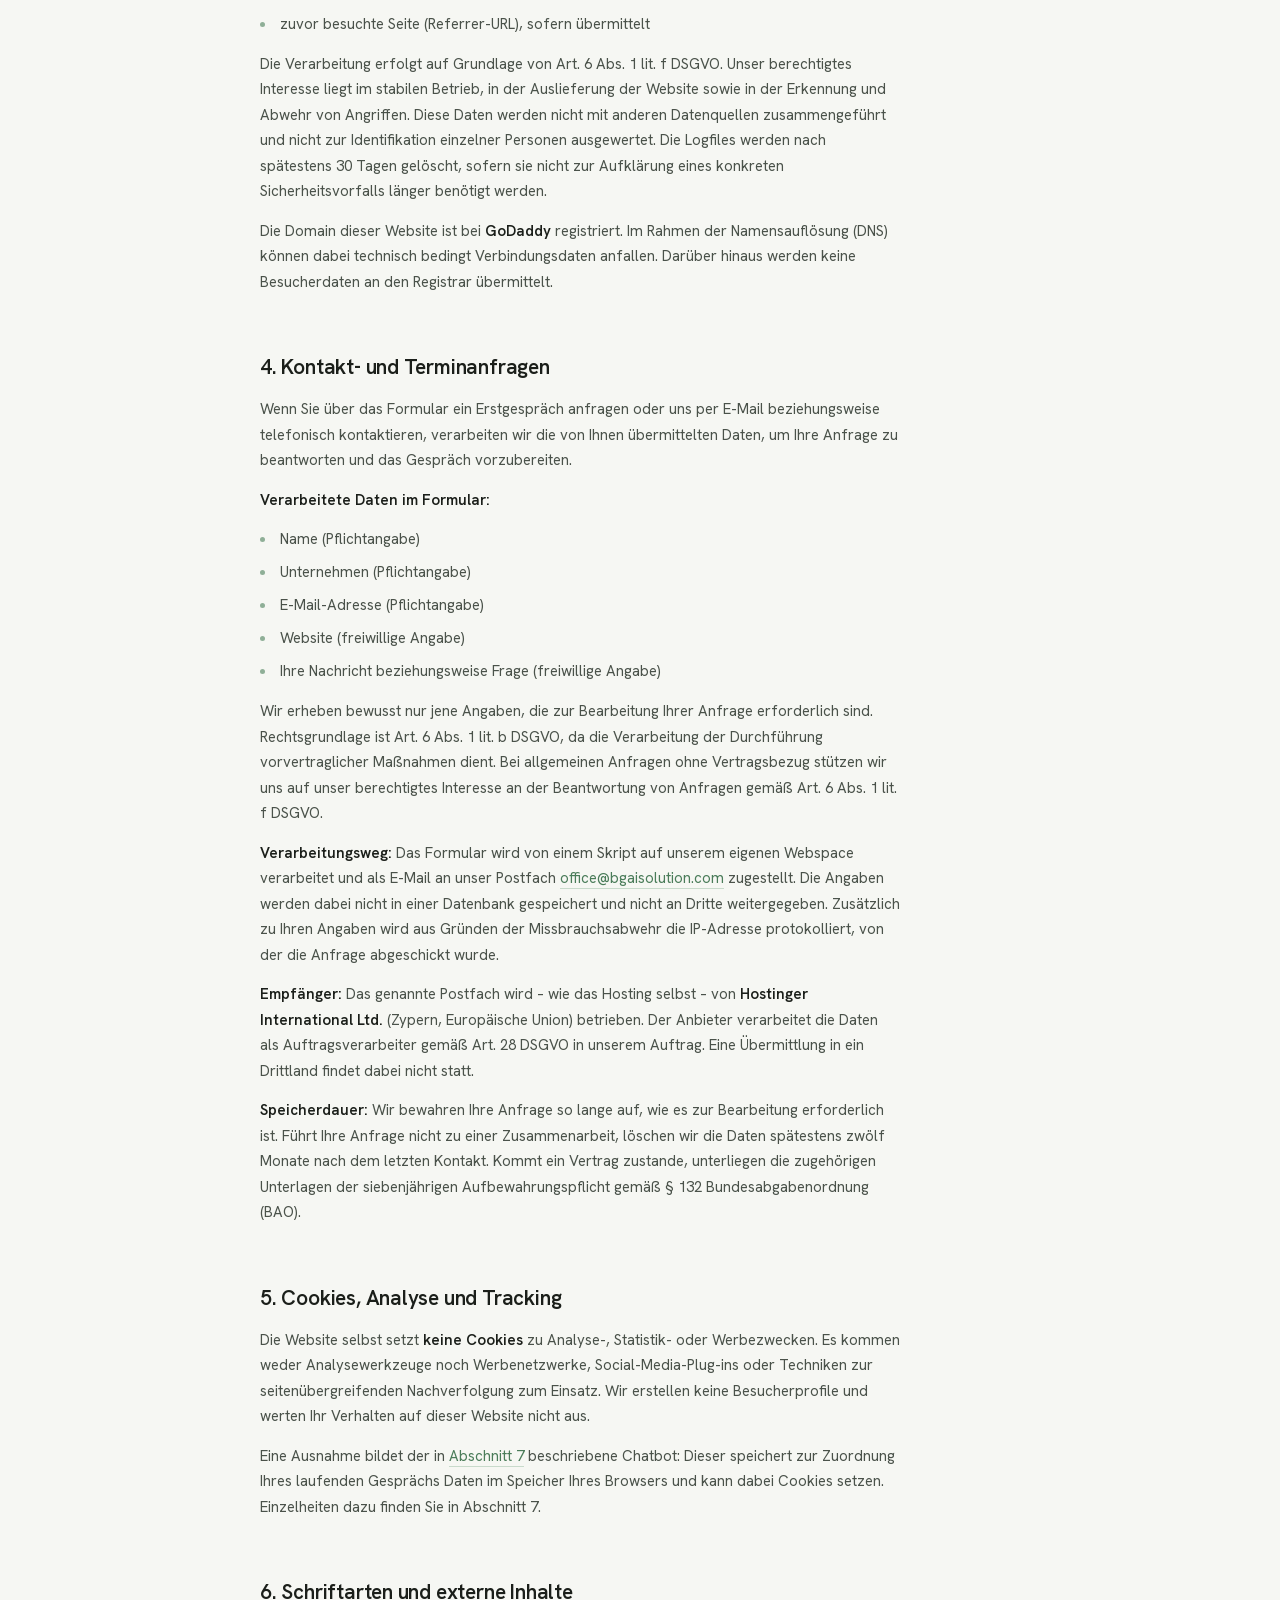
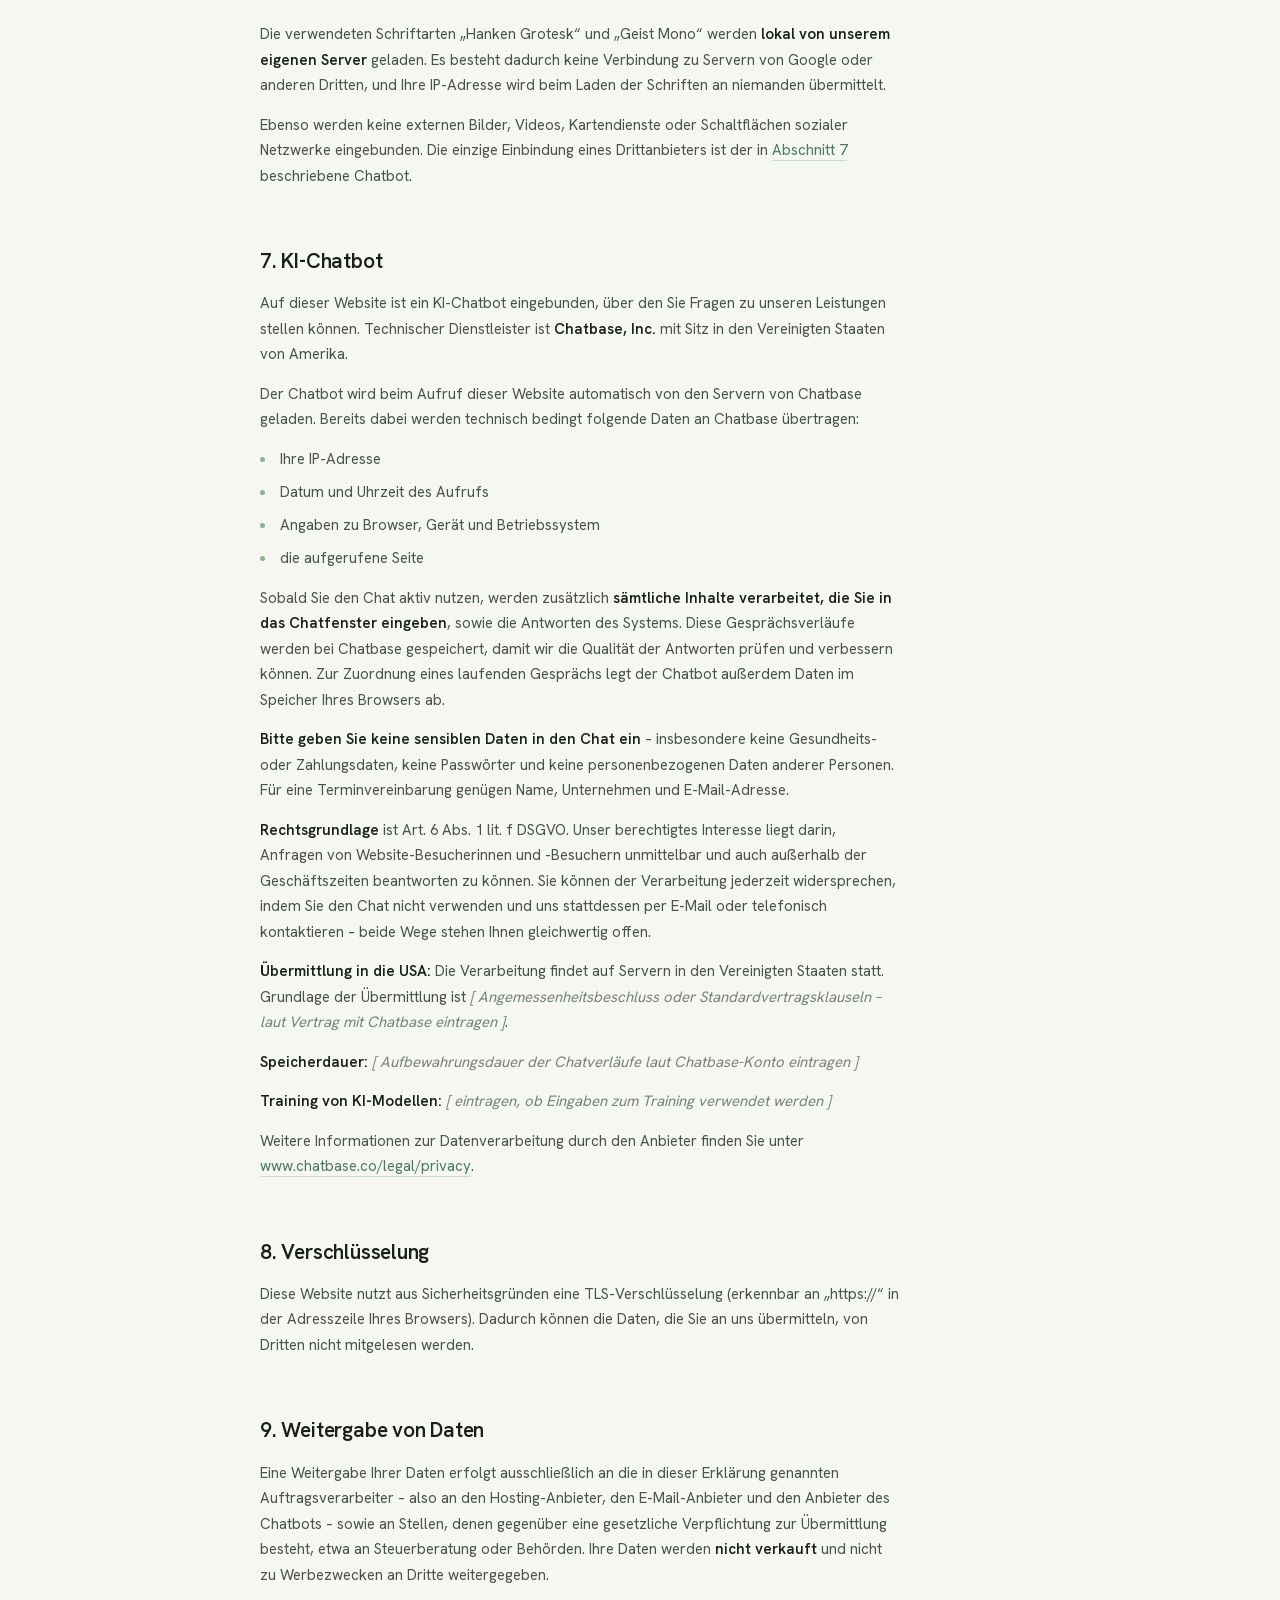
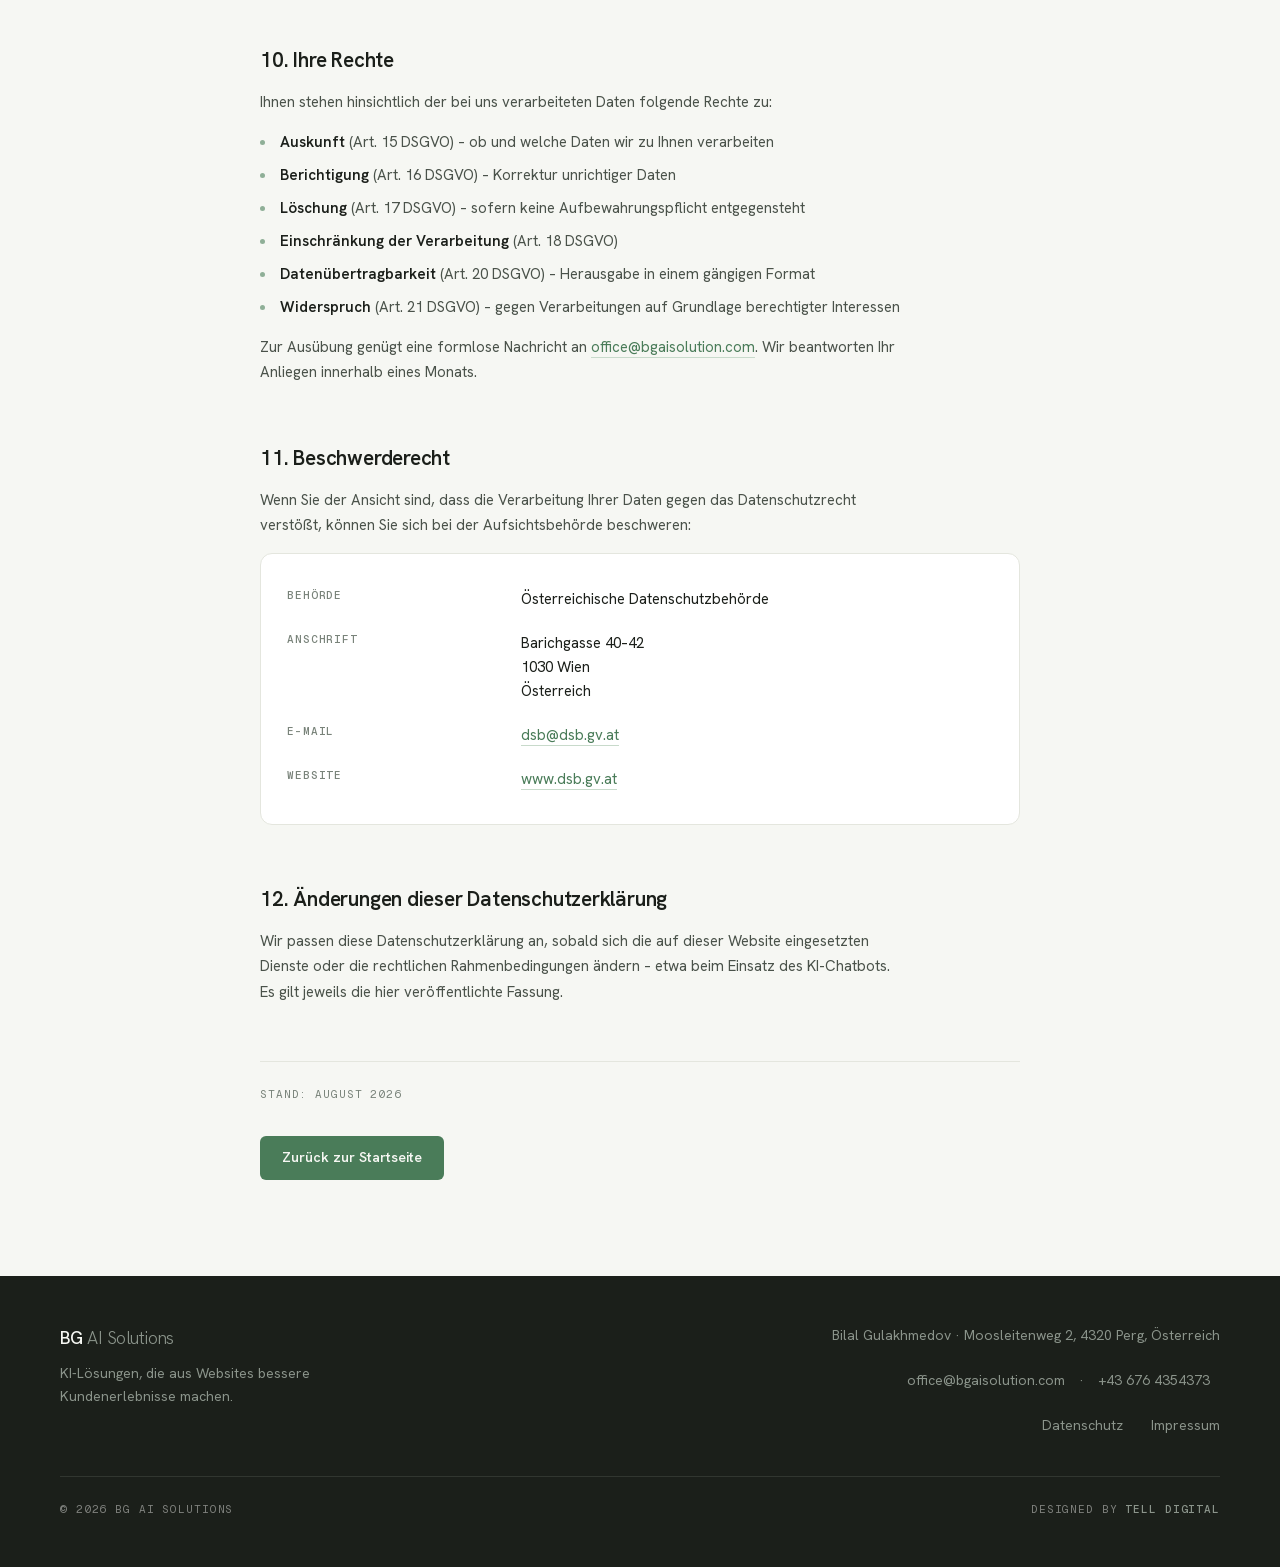
<file: datenschutz.html>
<!DOCTYPE html>
<html lang="de">
<head>
  <meta charset="UTF-8">
  <meta name="viewport" content="width=device-width, initial-scale=1.0">
  <title>Datenschutzerklärung – BG AI Solutions</title>
  <meta name="description" content="Informationen zur Verarbeitung personenbezogener Daten gemäß DSGVO und österreichischem Datenschutzgesetz.">
  <meta name="robots" content="noindex, follow">
  <link rel="stylesheet" href="fonts/fonts.css?v=1">
  <link rel="stylesheet" href="styles.css?v=3">
</head>
<body>

  <header class="nav is-scrolled" id="nav">
    <div class="container nav__inner">
      <a href="index.html" class="nav__logo">BG<span>&nbsp;AI Solutions</span></a>
      <a href="index.html" class="btn btn--ghost nav__back">Zurück zur Startseite</a>
    </div>
  </header>

  <main class="legal">
    <div class="container legal__inner">

      <p class="eyebrow">Rechtliches</p>
      <h1 class="legal__title">Datenschutzerklärung</h1>
      <p class="legal__lead">
        Der Schutz Ihrer personenbezogenen Daten ist uns wichtig. Nachfolgend informieren wir Sie
        gemäß Datenschutz-Grundverordnung (DSGVO) und österreichischem Datenschutzgesetz (DSG)
        darüber, welche Daten beim Besuch dieser Website verarbeitet werden, zu welchem Zweck
        das geschieht und welche Rechte Ihnen zustehen.
      </p>

      <!-- 1 -->
      <section class="legal__block">
        <h2>1. Verantwortlicher</h2>
        <p>Verantwortlich für die Datenverarbeitung auf dieser Website ist:</p>
        <dl class="legal__data">
          <dt>Name</dt>
          <dd>Bilal Gulakhmedov (BG AI Solutions)</dd>
          <dt>Anschrift</dt>
          <dd>Moosleitenweg 2<br>4320 Perg<br>Österreich</dd>
          <dt>E-Mail</dt>
          <dd><a href="mailto:office@bgaisolution.com">office@bgaisolution.com</a></dd>
          <dt>Telefon</dt>
          <dd><a href="tel:+436764354373">+43 676 4354373</a></dd>
        </dl>
        <p>
          Bei allen Fragen zum Datenschutz und zur Ausübung Ihrer Rechte können Sie sich
          direkt an diese Kontaktdaten wenden. Die Bestellung eines Datenschutzbeauftragten
          ist gesetzlich nicht erforderlich und ist nicht erfolgt.
        </p>
      </section>

      <!-- 2 -->
      <section class="legal__block">
        <h2>2. Rechtsgrundlagen der Verarbeitung</h2>
        <p>Wir verarbeiten personenbezogene Daten ausschließlich auf Grundlage von Artikel 6 DSGVO:</p>
        <ul class="legal__list">
          <li><strong>Art. 6 Abs. 1 lit. b DSGVO</strong> – zur Erfüllung eines Vertrags oder zur Durchführung vorvertraglicher Maßnahmen, etwa wenn Sie ein Erstgespräch anfragen.</li>
          <li><strong>Art. 6 Abs. 1 lit. c DSGVO</strong> – zur Erfüllung rechtlicher Verpflichtungen, insbesondere steuer- und unternehmensrechtlicher Aufbewahrungspflichten.</li>
          <li><strong>Art. 6 Abs. 1 lit. f DSGVO</strong> – aufgrund berechtigter Interessen, etwa am technisch sicheren und stabilen Betrieb dieser Website.</li>
        </ul>
      </section>

      <!-- 3 -->
      <!--
        VOR LIVEGANG PRÜFEN: Serverstandort im Hostinger-Konto kontrollieren und unten
        eintragen (Hostinger bietet u. a. Niederlande, Litauen und Deutschland an).
        Außerdem den Auftragsverarbeitungsvertrag (DPA) im Hostinger-Konto abschließen.
      -->
      <section class="legal__block">
        <h2>3. Hosting und Server-Logfiles</h2>
        <p>
          Diese Website wird bei <strong>Hostinger International Ltd.</strong> (Zypern, Europäische Union)
          gehostet. Der Anbieter verarbeitet Daten in unserem Auftrag als Auftragsverarbeiter im Sinne
          des Art. 28 DSGVO; die Speicherung erfolgt auf Servern innerhalb der Europäischen Union.
        </p>
        <p>
          Bei jedem Aufruf dieser Website erfasst der Server automatisch Informationen, die Ihr Browser
          übermittelt und die technisch erforderlich sind, um die Seite auszuliefern:
        </p>
        <ul class="legal__list">
          <li>IP-Adresse des zugreifenden Geräts</li>
          <li>Datum und Uhrzeit des Zugriffs</li>
          <li>Name und URL der abgerufenen Datei</li>
          <li>übertragene Datenmenge und Meldung über den erfolgreichen Abruf</li>
          <li>verwendeter Browsertyp samt Version sowie Betriebssystem</li>
          <li>zuvor besuchte Seite (Referrer-URL), sofern übermittelt</li>
        </ul>
        <p>
          Die Verarbeitung erfolgt auf Grundlage von Art. 6 Abs. 1 lit. f DSGVO. Unser berechtigtes
          Interesse liegt im stabilen Betrieb, in der Auslieferung der Website sowie in der Erkennung
          und Abwehr von Angriffen. Diese Daten werden nicht mit anderen Datenquellen zusammengeführt
          und nicht zur Identifikation einzelner Personen ausgewertet. Die Logfiles werden nach
          spätestens 30 Tagen gelöscht, sofern sie nicht zur Aufklärung eines konkreten
          Sicherheitsvorfalls länger benötigt werden.
        </p>
        <p>
          Die Domain dieser Website ist bei <strong>GoDaddy</strong> registriert. Im Rahmen der
          Namensauflösung (DNS) können dabei technisch bedingt Verbindungsdaten anfallen.
          Darüber hinaus werden keine Besucherdaten an den Registrar übermittelt.
        </p>
      </section>

      <!-- 4 -->
      <!--
        FORMULAR: angebunden an kontakt.php, Zustellung an office@bgaisolution.com.
        Postfach liegt bei Hostinger, also beim selben Anbieter wie das Hosting – der
        Auftragsverarbeitungsvertrag im Hostinger-Konto deckt beides ab.
        PRÜFEN, falls Hostinger das Postfach über einen Unterauftragsverarbeiter
        (z. B. Titan) bereitstellt: dann diesen hier zusätzlich nennen.
      -->
      <section class="legal__block">
        <h2>4. Kontakt- und Terminanfragen</h2>
        <p>
          Wenn Sie über das Formular ein Erstgespräch anfragen oder uns per E-Mail beziehungsweise
          telefonisch kontaktieren, verarbeiten wir die von Ihnen übermittelten Daten, um Ihre
          Anfrage zu beantworten und das Gespräch vorzubereiten.
        </p>
        <p><strong>Verarbeitete Daten im Formular:</strong></p>
        <ul class="legal__list">
          <li>Name (Pflichtangabe)</li>
          <li>Unternehmen (Pflichtangabe)</li>
          <li>E-Mail-Adresse (Pflichtangabe)</li>
          <li>Website (freiwillige Angabe)</li>
          <li>Ihre Nachricht beziehungsweise Frage (freiwillige Angabe)</li>
        </ul>
        <p>
          Wir erheben bewusst nur jene Angaben, die zur Bearbeitung Ihrer Anfrage erforderlich sind.
          Rechtsgrundlage ist Art. 6 Abs. 1 lit. b DSGVO, da die Verarbeitung der Durchführung
          vorvertraglicher Maßnahmen dient. Bei allgemeinen Anfragen ohne Vertragsbezug stützen wir
          uns auf unser berechtigtes Interesse an der Beantwortung von Anfragen gemäß
          Art. 6 Abs. 1 lit. f DSGVO.
        </p>
        <p>
          <strong>Verarbeitungsweg:</strong> Das Formular wird von einem Skript auf unserem
          eigenen Webspace verarbeitet und als E-Mail an unser Postfach
          <a href="mailto:office@bgaisolution.com">office@bgaisolution.com</a> zugestellt. Die
          Angaben werden dabei nicht in einer Datenbank gespeichert und nicht an Dritte
          weitergegeben. Zusätzlich zu Ihren Angaben wird aus Gründen der Missbrauchsabwehr
          die IP-Adresse protokolliert, von der die Anfrage abgeschickt wurde.
        </p>
        <p>
          <strong>Empfänger:</strong> Das genannte Postfach wird – wie das Hosting selbst – von
          <strong>Hostinger International Ltd.</strong> (Zypern, Europäische Union) betrieben. Der
          Anbieter verarbeitet die Daten als Auftragsverarbeiter gemäß Art. 28 DSGVO in unserem
          Auftrag. Eine Übermittlung in ein Drittland findet dabei nicht statt.
        </p>
        <p>
          <strong>Speicherdauer:</strong> Wir bewahren Ihre Anfrage so lange auf, wie es zur
          Bearbeitung erforderlich ist. Führt Ihre Anfrage nicht zu einer Zusammenarbeit, löschen
          wir die Daten spätestens zwölf Monate nach dem letzten Kontakt. Kommt ein Vertrag zustande,
          unterliegen die zugehörigen Unterlagen der siebenjährigen Aufbewahrungspflicht gemäß
          § 132 Bundesabgabenordnung (BAO).
        </p>
      </section>

      <!-- 5 -->
      <section class="legal__block">
        <h2>5. Cookies, Analyse und Tracking</h2>
        <p>
          Die Website selbst setzt <strong>keine Cookies</strong> zu Analyse-, Statistik- oder
          Werbezwecken. Es kommen weder Analysewerkzeuge noch Werbenetzwerke, Social-Media-Plug-ins
          oder Techniken zur seitenübergreifenden Nachverfolgung zum Einsatz. Wir erstellen keine
          Besucherprofile und werten Ihr Verhalten auf dieser Website nicht aus.
        </p>
        <p>
          Eine Ausnahme bildet der in <a href="#chatbot">Abschnitt 7</a> beschriebene Chatbot:
          Dieser speichert zur Zuordnung Ihres laufenden Gesprächs Daten im Speicher Ihres Browsers
          und kann dabei Cookies setzen. Einzelheiten dazu finden Sie in Abschnitt 7.
        </p>
      </section>

      <!-- 6 -->
      <section class="legal__block">
        <h2>6. Schriftarten und externe Inhalte</h2>
        <p>
          Die verwendeten Schriftarten „Hanken Grotesk“ und „Geist Mono“ werden
          <strong>lokal von unserem eigenen Server</strong> geladen. Es besteht dadurch keine
          Verbindung zu Servern von Google oder anderen Dritten, und Ihre IP-Adresse wird beim
          Laden der Schriften an niemanden übermittelt.
        </p>
        <p>
          Ebenso werden keine externen Bilder, Videos, Kartendienste oder Schaltflächen sozialer
          Netzwerke eingebunden. Die einzige Einbindung eines Drittanbieters ist der in
          <a href="#chatbot">Abschnitt 7</a> beschriebene Chatbot.
        </p>
      </section>

      <!-- 7 -->
      <!--
        CHATBASE – VOR LIVEGANG ABSCHLIESSEN:
        1) Auftragsverarbeitungsvertrag (DPA) mit Chatbase abschliessen.
        2) Grundlage der US-Übermittlung eintragen (Angemessenheitsbeschluss bei
           DPF-Zertifizierung, sonst Standardvertragsklauseln).
        3) Aufbewahrungsdauer der Chatverläufe aus dem Chatbase-Konto eintragen.
        4) Klären und eintragen, ob Eingaben zum Training von KI-Modellen genutzt werden.
        Die drei Platzhalter unten ersetzen, sobald die Angaben vorliegen.
      -->
      <section class="legal__block" id="chatbot">
        <h2>7. KI-Chatbot</h2>
        <p>
          Auf dieser Website ist ein KI-Chatbot eingebunden, über den Sie Fragen zu unseren
          Leistungen stellen können. Technischer Dienstleister ist <strong>Chatbase, Inc.</strong>
          mit Sitz in den Vereinigten Staaten von Amerika.
        </p>
        <p>
          Der Chatbot wird beim Aufruf dieser Website automatisch von den Servern von Chatbase
          geladen. Bereits dabei werden technisch bedingt folgende Daten an Chatbase übertragen:
        </p>
        <ul class="legal__list">
          <li>Ihre IP-Adresse</li>
          <li>Datum und Uhrzeit des Aufrufs</li>
          <li>Angaben zu Browser, Gerät und Betriebssystem</li>
          <li>die aufgerufene Seite</li>
        </ul>
        <p>
          Sobald Sie den Chat aktiv nutzen, werden zusätzlich <strong>sämtliche Inhalte verarbeitet,
          die Sie in das Chatfenster eingeben</strong>, sowie die Antworten des Systems. Diese
          Gesprächsverläufe werden bei Chatbase gespeichert, damit wir die Qualität der Antworten
          prüfen und verbessern können. Zur Zuordnung eines laufenden Gesprächs legt der Chatbot
          außerdem Daten im Speicher Ihres Browsers ab.
        </p>
        <p>
          <strong>Bitte geben Sie keine sensiblen Daten in den Chat ein</strong> – insbesondere
          keine Gesundheits- oder Zahlungsdaten, keine Passwörter und keine personenbezogenen Daten
          anderer Personen. Für eine Terminvereinbarung genügen Name, Unternehmen und E-Mail-Adresse.
        </p>
        <p>
          <strong>Rechtsgrundlage</strong> ist Art. 6 Abs. 1 lit. f DSGVO. Unser berechtigtes
          Interesse liegt darin, Anfragen von Website-Besucherinnen und -Besuchern unmittelbar und
          auch außerhalb der Geschäftszeiten beantworten zu können. Sie können der Verarbeitung
          jederzeit widersprechen, indem Sie den Chat nicht verwenden und uns stattdessen per
          E-Mail oder telefonisch kontaktieren – beide Wege stehen Ihnen gleichwertig offen.
        </p>
        <p>
          <strong>Übermittlung in die USA:</strong> Die Verarbeitung findet auf Servern in den
          Vereinigten Staaten statt. Grundlage der Übermittlung ist
          <span class="legal__todo">[ Angemessenheitsbeschluss oder Standardvertragsklauseln – laut Vertrag mit Chatbase eintragen ]</span>.
        </p>
        <p>
          <strong>Speicherdauer:</strong>
          <span class="legal__todo">[ Aufbewahrungsdauer der Chatverläufe laut Chatbase-Konto eintragen ]</span>
        </p>
        <p>
          <strong>Training von KI-Modellen:</strong>
          <span class="legal__todo">[ eintragen, ob Eingaben zum Training verwendet werden ]</span>
        </p>
        <p>
          Weitere Informationen zur Datenverarbeitung durch den Anbieter finden Sie unter
          <a href="https://www.chatbase.co/legal/privacy" target="_blank" rel="noopener noreferrer">www.chatbase.co/legal/privacy</a>.
        </p>
      </section>

      <!-- 8 -->
      <section class="legal__block">
        <h2>8. Verschlüsselung</h2>
        <p>
          Diese Website nutzt aus Sicherheitsgründen eine TLS-Verschlüsselung (erkennbar an „https://“
          in der Adresszeile Ihres Browsers). Dadurch können die Daten, die Sie an uns übermitteln,
          von Dritten nicht mitgelesen werden.
        </p>
      </section>

      <!-- 9 -->
      <section class="legal__block">
        <h2>9. Weitergabe von Daten</h2>
        <p>
          Eine Weitergabe Ihrer Daten erfolgt ausschließlich an die in dieser Erklärung genannten
          Auftragsverarbeiter – also an den Hosting-Anbieter, den E-Mail-Anbieter und den Anbieter
          des Chatbots – sowie an Stellen, denen gegenüber eine gesetzliche Verpflichtung zur
          Übermittlung besteht, etwa an Steuerberatung oder Behörden.
          Ihre Daten werden <strong>nicht verkauft</strong> und nicht zu Werbezwecken an Dritte
          weitergegeben.
        </p>
      </section>

      <!-- 10 -->
      <section class="legal__block">
        <h2>10. Ihre Rechte</h2>
        <p>Ihnen stehen hinsichtlich der bei uns verarbeiteten Daten folgende Rechte zu:</p>
        <ul class="legal__list">
          <li><strong>Auskunft</strong> (Art. 15 DSGVO) – ob und welche Daten wir zu Ihnen verarbeiten</li>
          <li><strong>Berichtigung</strong> (Art. 16 DSGVO) – Korrektur unrichtiger Daten</li>
          <li><strong>Löschung</strong> (Art. 17 DSGVO) – sofern keine Aufbewahrungspflicht entgegensteht</li>
          <li><strong>Einschränkung der Verarbeitung</strong> (Art. 18 DSGVO)</li>
          <li><strong>Datenübertragbarkeit</strong> (Art. 20 DSGVO) – Herausgabe in einem gängigen Format</li>
          <li><strong>Widerspruch</strong> (Art. 21 DSGVO) – gegen Verarbeitungen auf Grundlage berechtigter Interessen</li>
        </ul>
        <p>
          Zur Ausübung genügt eine formlose Nachricht an
          <a href="mailto:office@bgaisolution.com">office@bgaisolution.com</a>.
          Wir beantworten Ihr Anliegen innerhalb eines Monats.
        </p>
      </section>

      <!-- 11 -->
      <section class="legal__block">
        <h2>11. Beschwerderecht</h2>
        <p>
          Wenn Sie der Ansicht sind, dass die Verarbeitung Ihrer Daten gegen das Datenschutzrecht
          verstößt, können Sie sich bei der Aufsichtsbehörde beschweren:
        </p>
        <dl class="legal__data">
          <dt>Behörde</dt>
          <dd>Österreichische Datenschutzbehörde</dd>
          <dt>Anschrift</dt>
          <dd>Barichgasse 40–42<br>1030 Wien<br>Österreich</dd>
          <dt>E-Mail</dt>
          <dd><a href="mailto:dsb@dsb.gv.at">dsb@dsb.gv.at</a></dd>
          <dt>Website</dt>
          <dd><a href="https://www.dsb.gv.at" target="_blank" rel="noopener noreferrer">www.dsb.gv.at</a></dd>
        </dl>
      </section>

      <!-- 12 -->
      <section class="legal__block">
        <h2>12. Änderungen dieser Datenschutzerklärung</h2>
        <p>
          Wir passen diese Datenschutzerklärung an, sobald sich die auf dieser Website eingesetzten
          Dienste oder die rechtlichen Rahmenbedingungen ändern – etwa beim Einsatz des KI-Chatbots.
          Es gilt jeweils die hier veröffentlichte Fassung.
        </p>
      </section>

      <p class="legal__updated">Stand: August 2026</p>

      <div class="legal__back">
        <a href="index.html" class="btn btn--primary">Zurück zur Startseite</a>
      </div>

    </div>
  </main>

  <footer class="footer">
    <div class="container footer__inner">
      <div class="footer__brand">
        <span class="footer__logo">BG<span>&nbsp;AI Solutions</span></span>
        <p>KI-Lösungen, die aus Websites bessere Kundenerlebnisse machen.</p>
      </div>
      <div class="footer__meta">
        <span>Bilal Gulakhmedov · Moosleitenweg 2, 4320 Perg, Österreich</span>
        <span>
          <a href="mailto:office@bgaisolution.com">office@bgaisolution.com</a> ·
          <a href="tel:+436764354373">+43 676 4354373</a>
        </span>
        <nav>
          <a href="datenschutz.html">Datenschutz</a>
          <a href="impressum.html">Impressum</a>
        </nav>
      </div>
    </div>
    <div class="container footer__credit">
      <span>© 2026 BG AI Solutions</span>
      <a href="https://telldigital.at" target="_blank" rel="noopener">Designed by <strong>Tell Digital</strong></a>
    </div>
  </footer>

</body>
</html>
</file>
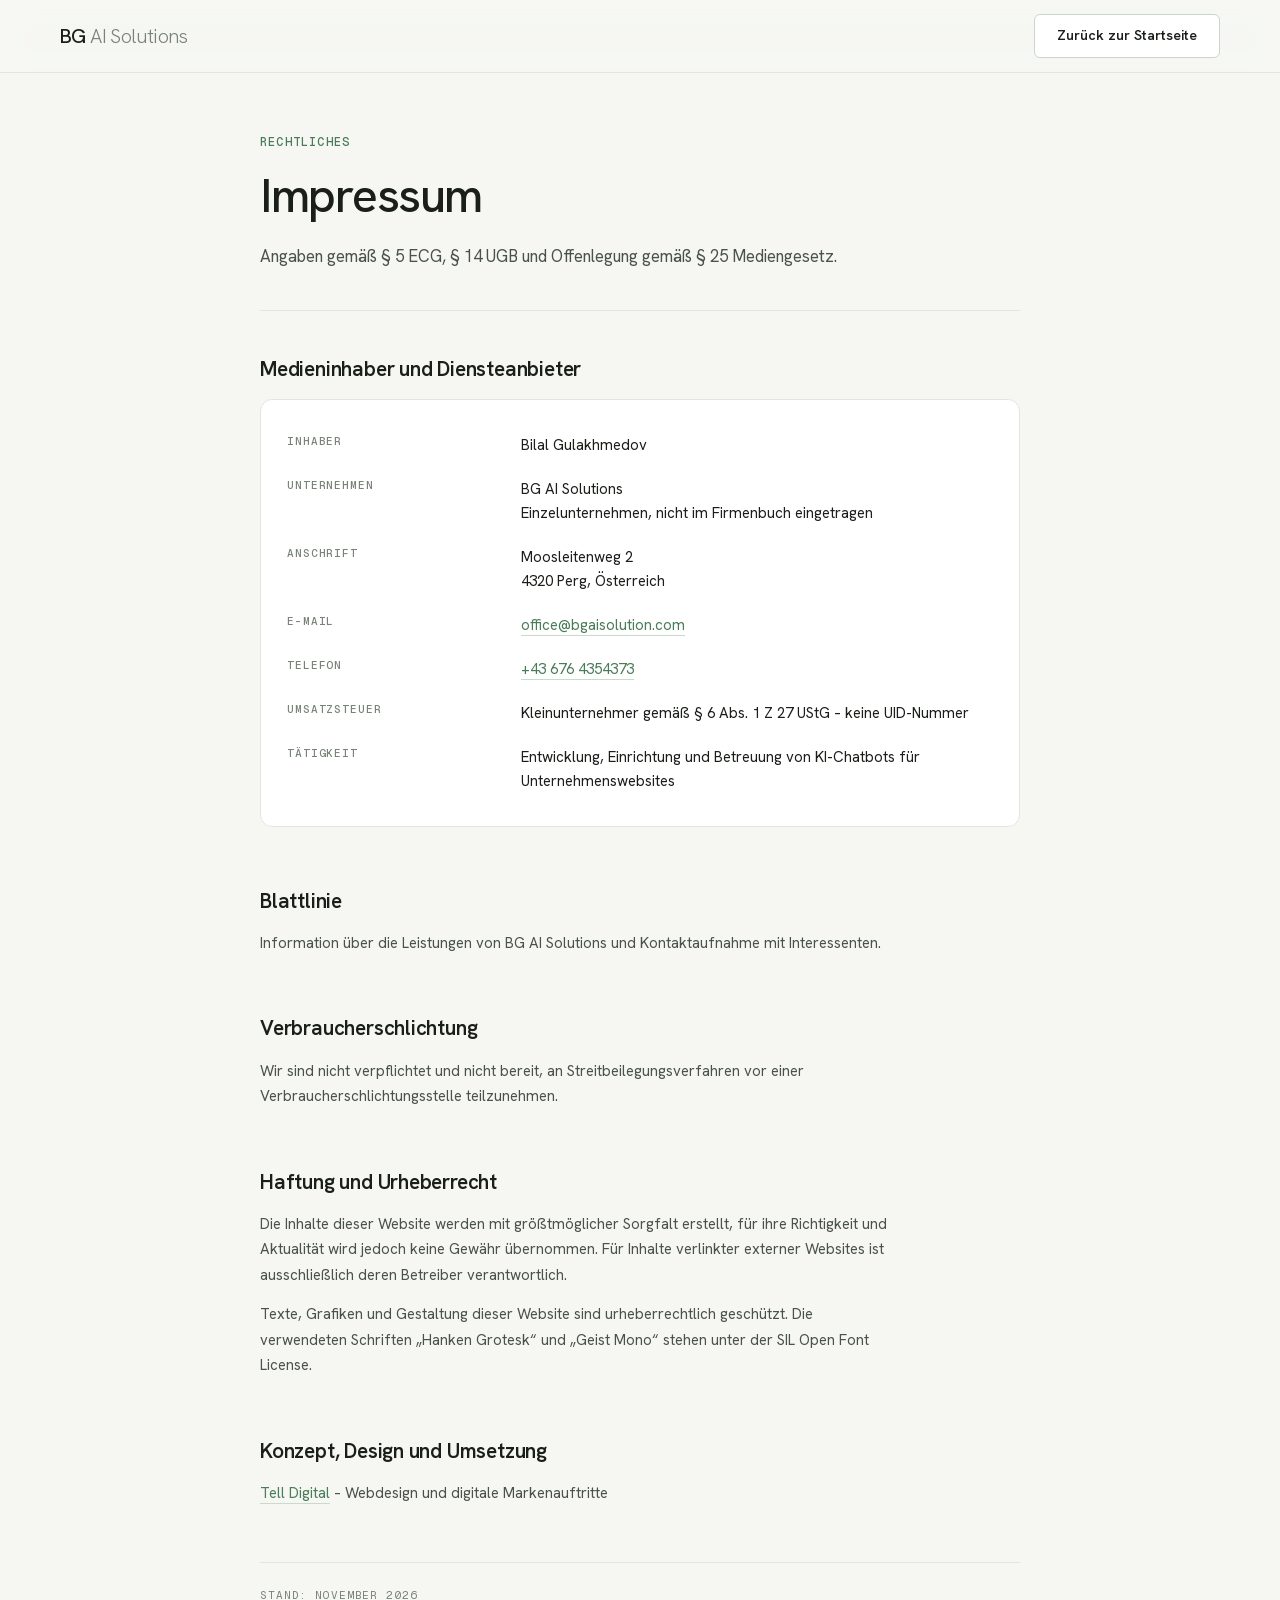
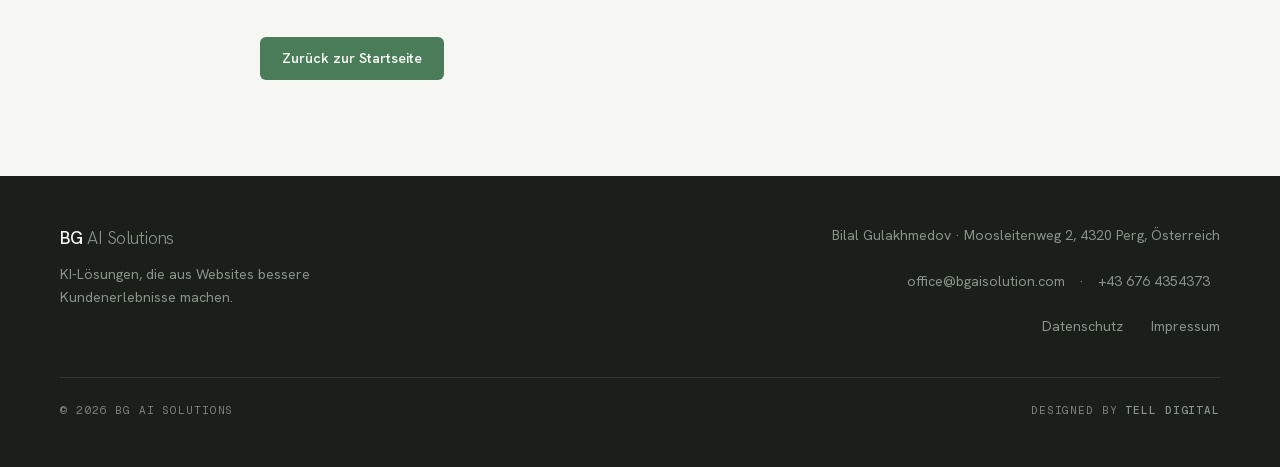
<file: impressum.html>
<!DOCTYPE html>
<html lang="de">
<head>
  <meta charset="UTF-8">
  <meta name="viewport" content="width=device-width, initial-scale=1.0">
  <title>Impressum – BG AI Solutions</title>
  <meta name="description" content="Impressum und Offenlegung gemäß § 5 ECG, § 14 UGB und §§ 24, 25 Mediengesetz.">
  <meta name="robots" content="noindex, follow">
  <link rel="stylesheet" href="fonts/fonts.css?v=1">
  <link rel="stylesheet" href="styles.css?v=3">
</head>
<body>

  <header class="nav is-scrolled" id="nav">
    <div class="container nav__inner">
      <a href="index.html" class="nav__logo">BG<span>&nbsp;AI Solutions</span></a>
      <a href="index.html" class="btn btn--ghost nav__back">Zurück zur Startseite</a>
    </div>
  </header>

  <main class="legal">
    <div class="container legal__inner">

      <p class="eyebrow">Rechtliches</p>
      <h1 class="legal__title">Impressum</h1>
      <p class="legal__lead">
        Angaben gemäß § 5 ECG, § 14 UGB und Offenlegung gemäß § 25 Mediengesetz.
      </p>

      <section class="legal__block">
        <h2>Medieninhaber und Diensteanbieter</h2>
        <dl class="legal__data">
          <dt>Inhaber</dt>
          <dd>Bilal Gulakhmedov</dd>

          <dt>Unternehmen</dt>
          <dd>BG AI Solutions<br>Einzelunternehmen, nicht im Firmenbuch eingetragen</dd>

          <dt>Anschrift</dt>
          <dd>Moosleitenweg 2<br>4320 Perg, Österreich</dd>

          <dt>E-Mail</dt>
          <dd><a href="mailto:office@bgaisolution.com">office@bgaisolution.com</a></dd>

          <dt>Telefon</dt>
          <dd><a href="tel:+436764354373">+43 676 4354373</a></dd>

          <dt>Umsatzsteuer</dt>
          <dd>Kleinunternehmer gemäß § 6 Abs. 1 Z 27 UStG – keine UID-Nummer</dd>

          <dt>Tätigkeit</dt>
          <dd>Entwicklung, Einrichtung und Betreuung von KI-Chatbots für Unternehmenswebsites</dd>
        </dl>
      </section>

      <!--
        NACH DER GEWERBEANMELDUNG EINFÜGEN (Pflicht gemäß § 5 ECG):
        Diesen Block hier einsetzen und die Werte vom Gewerbeschein übernehmen.

      <section class="legal__block">
        <h2>Gewerberechtliche Angaben</h2>
        <dl class="legal__data">
          <dt>Gewerbe</dt>
          <dd>WORTLAUT LAUT GEWERBESCHEIN</dd>
          <dt>Gewerbebehörde</dt>
          <dd>Bezirkshauptmannschaft Perg</dd>
          <dt>Kammer</dt>
          <dd>Wirtschaftskammer Oberösterreich, FACHGRUPPE</dd>
          <dt>Rechtsvorschrift</dt>
          <dd>Gewerbeordnung 1994, <a href="https://www.ris.bka.gv.at" target="_blank" rel="noopener noreferrer">www.ris.bka.gv.at</a></dd>
        </dl>
      </section>
      -->

      <section class="legal__block">
        <h2>Blattlinie</h2>
        <p>
          Information über die Leistungen von BG AI Solutions und Kontaktaufnahme mit Interessenten.
        </p>
      </section>

      <section class="legal__block">
        <h2>Verbraucherschlichtung</h2>
        <p>
          Wir sind nicht verpflichtet und nicht bereit, an Streitbeilegungsverfahren vor einer
          Verbraucherschlichtungsstelle teilzunehmen.
        </p>
      </section>

      <section class="legal__block">
        <h2>Haftung und Urheberrecht</h2>
        <p>
          Die Inhalte dieser Website werden mit größtmöglicher Sorgfalt erstellt, für ihre
          Richtigkeit und Aktualität wird jedoch keine Gewähr übernommen. Für Inhalte verlinkter
          externer Websites ist ausschließlich deren Betreiber verantwortlich.
        </p>
        <p>
          Texte, Grafiken und Gestaltung dieser Website sind urheberrechtlich geschützt. Die
          verwendeten Schriften „Hanken Grotesk“ und „Geist Mono“ stehen unter der SIL Open Font License.
        </p>
      </section>

      <section class="legal__block">
        <h2>Konzept, Design und Umsetzung</h2>
        <p>
          <a href="https://telldigital.at" target="_blank" rel="noopener">Tell Digital</a> –
          Webdesign und digitale Markenauftritte
        </p>
      </section>

      <p class="legal__updated">Stand: November 2026</p>

      <div class="legal__back">
        <a href="index.html" class="btn btn--primary">Zurück zur Startseite</a>
      </div>

    </div>
  </main>

  <footer class="footer">
    <div class="container footer__inner">
      <div class="footer__brand">
        <span class="footer__logo">BG<span>&nbsp;AI Solutions</span></span>
        <p>KI-Lösungen, die aus Websites bessere Kundenerlebnisse machen.</p>
      </div>
      <div class="footer__meta">
        <span>Bilal Gulakhmedov · Moosleitenweg 2, 4320 Perg, Österreich</span>
        <span>
          <a href="mailto:office@bgaisolution.com">office@bgaisolution.com</a> ·
          <a href="tel:+436764354373">+43 676 4354373</a>
        </span>
        <nav>
          <a href="datenschutz.html">Datenschutz</a>
          <a href="impressum.html">Impressum</a>
        </nav>
      </div>
    </div>
    <div class="container footer__credit">
      <span>© 2026 BG AI Solutions</span>
      <a href="https://telldigital.at" target="_blank" rel="noopener">Designed by <strong>Tell Digital</strong></a>
    </div>
  </footer>

</body>
</html>
</file>
<file: fonts/fonts.css>
/* Lokal gehostete Schriften (Hanken Grotesk, Geist Mono – SIL Open Font License 1.1).
   Bewusst lokal eingebunden: keine Verbindung zu Google-Servern, daher keine
   Übertragung von Besucher-IP-Adressen an Dritte. */

/* cyrillic-ext */
@font-face {
  font-family: 'Geist Mono';
  font-style: normal;
  font-weight: 400 600;
  font-display: swap;
  src: url(geist-mono-or3nQ6H-1_WfwkMZI_qYFrodmhHkjkotbA.woff2) format('woff2');
  unicode-range: U+0460-052F, U+1C80-1C8A, U+20B4, U+2DE0-2DFF, U+A640-A69F, U+FE2E-FE2F;
}
/* cyrillic */
@font-face {
  font-family: 'Geist Mono';
  font-style: normal;
  font-weight: 400 600;
  font-display: swap;
  src: url(geist-mono-or3nQ6H-1_WfwkMZI_qYFrMdmhHkjkotbA.woff2) format('woff2');
  unicode-range: U+0301, U+0400-045F, U+0490-0491, U+04B0-04B1, U+2116;
}
/* symbols2 */
@font-face {
  font-family: 'Geist Mono';
  font-style: normal;
  font-weight: 400 600;
  font-display: swap;
  src: url(geist-mono-or3nQ6H-1_WfwkMZI_qYFg08vz7MhEIVVeA.woff2) format('woff2');
  unicode-range: U+2000-2001, U+2004-2008, U+200A, U+23B8-23BD, U+2500-259F;
}
/* vietnamese */
@font-face {
  font-family: 'Geist Mono';
  font-style: normal;
  font-weight: 400 600;
  font-display: swap;
  src: url(geist-mono-or3nQ6H-1_WfwkMZI_qYFrgdmhHkjkotbA.woff2) format('woff2');
  unicode-range: U+0102-0103, U+0110-0111, U+0128-0129, U+0168-0169, U+01A0-01A1, U+01AF-01B0, U+0300-0301, U+0303-0304, U+0308-0309, U+0323, U+0329, U+1EA0-1EF9, U+20AB;
}
/* latin-ext */
@font-face {
  font-family: 'Geist Mono';
  font-style: normal;
  font-weight: 400 600;
  font-display: swap;
  src: url(geist-mono-or3nQ6H-1_WfwkMZI_qYFrkdmhHkjkotbA.woff2) format('woff2');
  unicode-range: U+0100-02BA, U+02BD-02C5, U+02C7-02CC, U+02CE-02D7, U+02DD-02FF, U+0304, U+0308, U+0329, U+1D00-1DBF, U+1E00-1E9F, U+1EF2-1EFF, U+2020, U+20A0-20AB, U+20AD-20C0, U+2113, U+2C60-2C7F, U+A720-A7FF;
}
/* latin */
@font-face {
  font-family: 'Geist Mono';
  font-style: normal;
  font-weight: 400 600;
  font-display: swap;
  src: url(geist-mono-or3nQ6H-1_WfwkMZI_qYFrcdmhHkjko.woff2) format('woff2');
  unicode-range: U+0000-00FF, U+0131, U+0152-0153, U+02BB-02BC, U+02C6, U+02DA, U+02DC, U+0304, U+0308, U+0329, U+2000-206F, U+20AC, U+2122, U+2191, U+2193, U+2212, U+2215, U+FEFF, U+FFFD;
}
/* cyrillic-ext */
@font-face {
  font-family: 'Hanken Grotesk';
  font-style: normal;
  font-weight: 300 700;
  font-display: swap;
  src: url(hanken-grotesk-ieVn2YZDLWuGJpnzaiwFXS9tYtpQ59CxCis4UvI.woff2) format('woff2');
  unicode-range: U+0460-052F, U+1C80-1C8A, U+20B4, U+2DE0-2DFF, U+A640-A69F, U+FE2E-FE2F;
}
/* vietnamese */
@font-face {
  font-family: 'Hanken Grotesk';
  font-style: normal;
  font-weight: 300 700;
  font-display: swap;
  src: url(hanken-grotesk-ieVn2YZDLWuGJpnzaiwFXS9tYtpS59CxCis4UvI.woff2) format('woff2');
  unicode-range: U+0102-0103, U+0110-0111, U+0128-0129, U+0168-0169, U+01A0-01A1, U+01AF-01B0, U+0300-0301, U+0303-0304, U+0308-0309, U+0323, U+0329, U+1EA0-1EF9, U+20AB;
}
/* latin-ext */
@font-face {
  font-family: 'Hanken Grotesk';
  font-style: normal;
  font-weight: 300 700;
  font-display: swap;
  src: url(hanken-grotesk-ieVn2YZDLWuGJpnzaiwFXS9tYtpT59CxCis4UvI.woff2) format('woff2');
  unicode-range: U+0100-02BA, U+02BD-02C5, U+02C7-02CC, U+02CE-02D7, U+02DD-02FF, U+0304, U+0308, U+0329, U+1D00-1DBF, U+1E00-1E9F, U+1EF2-1EFF, U+2020, U+20A0-20AB, U+20AD-20C0, U+2113, U+2C60-2C7F, U+A720-A7FF;
}
/* latin */
@font-face {
  font-family: 'Hanken Grotesk';
  font-style: normal;
  font-weight: 300 700;
  font-display: swap;
  src: url(hanken-grotesk-ieVn2YZDLWuGJpnzaiwFXS9tYtpd59CxCis4.woff2) format('woff2');
  unicode-range: U+0000-00FF, U+0131, U+0152-0153, U+02BB-02BC, U+02C6, U+02DA, U+02DC, U+0304, U+0308, U+0329, U+2000-206F, U+20AC, U+2122, U+2191, U+2193, U+2212, U+2215, U+FEFF, U+FFFD;
}
</file>
<file: styles.css>
/* ============================================================
   BG AI Solutions – One-Pager
   Design System nach Style Guide V1.0 (Basis: Richtung 3B „Salbei")
   Farben: Leinen · Moor · Salbei · Schilf
   Schrift: Hanken Grotesk (300–600) + Geist Mono (Labels/Zahlen)
   Form: Radius 6 (Buttons/Inputs) · 8 (Nav/klein) · 12 (Karten)
   Keine Verläufe, keine Pillen, kein Bold 700, Schatten nur
   für schwebende Elemente: 0 8px 24px rgba(27,31,26,0.08)
   ============================================================ */

:root {
  /* Flächen & Text */
  --bg: #F6F7F3;            /* Leinen – Seitenhintergrund */
  --surface: #FFFFFF;       /* Karte */
  --ink: #1B1F1A;           /* Moor – Text, dunkle Sektionen */
  --ink-soft: #4A524A;      /* Sekundär */
  --ink-ter: #79837A;       /* Tertiär – nur ab 14px / Nebentexte */

  /* Grün-Skala */
  --green: #4A7C59;         /* Salbei 500 – CTAs, Links, Fokus */
  --green-hover: #2F5540;   /* 700 – Hover auf Primär */
  --green-300: #8FAF97;
  --green-200: #C8DACB;
  --green-100: #E3EBE0;     /* Schilf – Tints, Hover, Bubbles */
  --green-50: #EFF2EB;      /* Bot-Bubble-Tint */

  /* Dunkle Sektion */
  --dark: #1B1F1A;
  --dark-soft: #8B948B;

  /* Linien & Signal */
  --line: #E4E6DE;          /* Border 1 */
  --line-2: #CDD4CA;        /* Border 2 – Inputs, Sekundär-Buttons */
  --error: #A8503F;         /* Signalrot – nur Fehler/destruktiv */

  /* Form */
  --radius: 12px;
  --radius-sm: 8px;
  --radius-btn: 6px;
  --shadow-float: 0 8px 24px rgba(27, 31, 26, 0.08);

  --font: "Hanken Grotesk", system-ui, -apple-system, "Segoe UI", sans-serif;
  --mono: "Geist Mono", ui-monospace, monospace;
}

* { margin: 0; padding: 0; box-sizing: border-box; }

html {
  scroll-behavior: smooth;
  scroll-padding-top: 90px;
}

body {
  font-family: var(--font);
  background: var(--bg);
  color: var(--ink);
  line-height: 1.6;
  -webkit-font-smoothing: antialiased;
  overflow-x: hidden;
}

img, svg { display: block; }
button { font: inherit; cursor: pointer; border: none; background: none; color: inherit; }
a { color: inherit; text-decoration: none; }
ul, ol { list-style: none; }

/* Fokus: grüner Ring lt. Style Guide – nur bei Tastaturbedienung */
:focus-visible {
  outline: 2px solid var(--green);
  outline-offset: 3px;
  border-radius: 2px;
}

.container {
  width: min(1160px, 100% - 48px);
  margin-inline: auto;
}

/* ---------- Typografie (Skala aus dem Style Guide) ---------- */

h1, h2, h3 { font-weight: 500; }

h2 {
  font-size: clamp(1.75rem, 3vw, 2.5rem);   /* H1: 40/1.18 · Medium · -0.02em */
  line-height: 1.18;
  letter-spacing: -0.02em;
}
h3 {
  font-size: 1.25rem;                        /* H3: 20/1.35 · Semibold */
  line-height: 1.35;
  font-weight: 600;
  letter-spacing: 0;
}

.eyebrow {
  display: inline-block;
  font-family: var(--mono);
  font-size: 12px;
  font-weight: 500;
  letter-spacing: 0.1em;
  text-transform: uppercase;
  color: var(--green);
  margin-bottom: 18px;
}

.section-sub {
  color: var(--ink-soft);
  font-size: 1rem;
  line-height: 1.6;
  max-width: 640px;
  margin-top: 14px;
}

.text-center { text-align: center; }
.text-center.section-sub { margin-inline: auto; }

/* ---------- Buttons (44px · Semibold · Radius 6) ---------- */

.btn {
  display: inline-flex;
  align-items: center;
  justify-content: center;
  gap: 8px;
  padding: 11px 22px;
  border-radius: var(--radius-btn);
  font-weight: 600;
  font-size: 14px;
  line-height: 1.55;
  transition: background 0.18s ease, border-color 0.18s ease, color 0.18s ease;
  white-space: nowrap;
}

.btn--primary {
  background: var(--green);
  color: #F6F7F3;
}
.btn--primary:hover { background: var(--green-hover); }

.btn--ghost {
  border: 1px solid var(--line-2);
  color: var(--ink);
  background: var(--surface);
  padding: 10px 22px;
}
.btn--ghost:hover { border-color: var(--green); color: var(--green-hover); }

.btn--ghost-light {
  border: 1px solid var(--ink-soft);
  color: #F6F7F3;
  background: transparent;
  padding: 10px 22px;
}
.btn--ghost-light:hover { border-color: var(--green-300); }

.btn--lg { padding: 13px 26px; font-size: 15px; }
.btn--ghost.btn--lg, .btn--ghost-light.btn--lg { padding: 12px 26px; }
.btn--block { width: 100%; }

.textlink {
  display: inline-flex;
  align-items: center;
  gap: 6px;
  color: var(--green);
  font-weight: 600;
  font-size: 15px;
}
.textlink:hover { color: var(--green-hover); }
.textlink span { transition: transform 0.18s ease; }
.textlink:hover span { transform: translateX(4px); }

/* ---------- Mono-Label / Badge-Bausteine ---------- */

.badge {
  display: inline-block;
  background: var(--green-100);
  color: var(--green-hover);
  font-family: var(--mono);
  font-size: 11px;
  font-weight: 500;
  letter-spacing: 0.08em;
  text-transform: uppercase;
  padding: 5px 10px;
  border-radius: 4px;
}

/* ---------- Reveal Animations ---------- */

.reveal {
  opacity: 0;
  transform: translateY(24px);
  transition: opacity 0.7s ease var(--delay, 0s), transform 0.7s ease var(--delay, 0s);
}
.reveal.is-visible { opacity: 1; transform: none; }

@media (prefers-reduced-motion: reduce) {
  html { scroll-behavior: auto; }
  .reveal { opacity: 1; transform: none; transition: none; }
  * { animation: none !important; }
}

/* ============================================================
   NAVIGATION (72px · transparent auf Leinen · ein CTA)
   ============================================================ */

.nav {
  position: fixed;
  inset: 0 0 auto 0;
  z-index: 100;
  background: rgba(246, 247, 243, 0.88);
  backdrop-filter: blur(14px);
  -webkit-backdrop-filter: blur(14px);
  border-bottom: 1px solid transparent;
  transition: border-color 0.25s ease;
}
.nav.is-scrolled { border-color: var(--line); }

.nav__inner {
  display: flex;
  align-items: center;
  justify-content: space-between;
  height: 72px;
  gap: 24px;
}

.nav__logo {
  display: inline-flex;
  align-items: center;
  min-height: 44px;
  font-size: 20px;
  font-weight: 500;
  letter-spacing: -0.03em;
  white-space: nowrap;
}
.nav__logo span { font-weight: 300; color: var(--ink-ter); }

.nav__links {
  display: flex;
  align-items: center;
  gap: 28px;
  font-size: 15px;
}
.nav__links a { color: var(--ink-soft); transition: color 0.18s ease; }
.nav__links a:hover { color: var(--ink); font-weight: 500; }

.btn--nav-mobile { display: none; }

.nav__burger {
  display: none;
  flex-direction: column;
  align-items: center;
  justify-content: center;
  gap: 5px;
  width: 44px;
  height: 44px;
  margin-right: -10px;
}
.nav__burger span {
  width: 22px; height: 2px;
  background: var(--ink);
  border-radius: 2px;
  transition: transform 0.25s ease, opacity 0.25s ease;
}
.nav__burger.is-open span:first-child { transform: translateY(3.5px) rotate(45deg); }
.nav__burger.is-open span:last-child { transform: translateY(-3.5px) rotate(-45deg); }

/* ============================================================
   1. HERO
   ============================================================ */

.hero {
  padding: 112px 0 48px;
  position: relative;
}

.hero__card {
  position: relative;
  background: var(--surface);
  border: 1px solid var(--line);
  border-radius: var(--radius);
  padding: clamp(30px, 4.5vw, 60px);
  display: grid;
  grid-template-columns: 1.05fr 1fr;
  gap: clamp(36px, 5vw, 72px);
  align-items: center;
}

.hero__badge {
  display: inline-flex;
  align-items: flex-start;
  gap: 9px;
  font-family: var(--mono);
  font-size: 12px;
  font-weight: 500;
  letter-spacing: 0.1em;
  text-transform: uppercase;
  color: var(--green);
}
/* Punkt an der ersten Zeile halten, falls das Label umbricht */
.hero__badge .status-dot { margin-top: 0.5em; }

.hero__headline {
  font-size: clamp(2.25rem, 3.8vw, 3.5rem);   /* Display: 56/1.1 · Medium · -0.03em */
  font-weight: 500;
  line-height: 1.1;
  letter-spacing: -0.03em;
  margin-top: 24px;
}
.hero__headline em {
  font-style: normal;
  color: var(--green);
  display: block;
}

.hero__sub {
  color: var(--ink-soft);
  font-size: 1.05rem;
  line-height: 1.6;
  max-width: 520px;
  margin-top: 20px;
}

.hero__actions {
  display: flex;
  gap: 12px;
  margin-top: 32px;
  flex-wrap: wrap;
}

.hero__facts {
  display: flex;
  flex-wrap: wrap;
  gap: 8px;
  margin-top: 40px;
  padding-top: 24px;
  border-top: 1px solid var(--line);
}
.hero__facts li {
  background: var(--green-100);
  color: var(--green-hover);
  font-family: var(--mono);
  font-size: 11px;
  font-weight: 500;
  letter-spacing: 0.08em;
  text-transform: uppercase;
  padding: 5px 10px;
  border-radius: 4px;
}

/* Hero Media: Schilf-Panel mit Chat-Widget */

.hero__media { position: relative; }

.hero__panel {
  position: relative;
  border-radius: var(--radius);
  min-height: 470px;
  background: var(--green-100);
  display: flex;
  align-items: center;
  justify-content: center;
  padding: 44px 32px 60px;
}

.hero__chip {
  position: absolute;
  top: 20px;
  right: 20px;
  display: inline-flex;
  align-items: center;
  gap: 8px;
  background: var(--surface);
  border: 1px solid var(--line);
  color: var(--green-hover);
  font-family: var(--mono);
  font-size: 11px;
  font-weight: 500;
  letter-spacing: 0.08em;
  text-transform: uppercase;
  padding: 6px 12px;
  border-radius: 4px;
}

.hero__chatcard {
  width: min(360px, 100%);
  background: var(--surface);
  border: 1px solid var(--line);
  border-radius: var(--radius);
  box-shadow: var(--shadow-float);
  overflow: hidden;
}

.hero__thread {
  padding: 16px;
  display: flex;
  flex-direction: column;
  gap: 8px;
}

/* Tipp-Indikator und Antwort teilen sich eine Rasterzelle: Die Karte
   behält beim Umschalten ihre Höhe, statt zu springen. */
.hero__ai-slot { display: grid; }
.hero__ai-slot > * {
  grid-area: 1 / 1;
  justify-self: start;
  align-self: start;
}

.hero__panel .leadcard--float {
  position: absolute;
  left: -18px;
  bottom: 30px;
  width: min(260px, 82%);
  box-shadow: var(--shadow-float);
}

/* Status-Punkt: feiner Ring statt Glow – signalisiert „live" */
.hero__chatcard .status-dot { position: relative; }
.hero__chatcard .status-dot::after {
  content: "";
  position: absolute;
  inset: -3px;
  border: 1px solid var(--green);
  border-radius: 99px;
  opacity: 0;
  animation: dot-pulse 2.8s ease-out infinite;
}
@keyframes dot-pulse {
  0%   { transform: scale(0.7); opacity: 0.55; }
  70%, 100% { transform: scale(1.6); opacity: 0; }
}

/* Gemeinsame Chat-UI-Bausteine (Chat-Widget lt. Style Guide) */

.chatcard__head {
  display: flex;
  align-items: center;
  gap: 10px;
  padding: 12px 16px;
  border-bottom: 1px solid var(--line);
  background: var(--surface);
}
.chatcard__head strong { display: block; font-size: 14px; font-weight: 600; }
.chatcard__head small {
  color: var(--ink-ter);
  font-family: var(--mono);
  font-size: 10px;
  letter-spacing: 0.08em;
  text-transform: uppercase;
}

.status-dot {
  width: 8px; height: 8px;
  background: var(--green);
  border-radius: 99px;
  flex-shrink: 0;
}

.bubble {
  max-width: 88%;
  padding: 9px 13px;
  border-radius: 10px;
  font-size: 13px;
  line-height: 1.5;
}
.bubble--user {
  align-self: flex-end;
  background: var(--green);
  color: #F6F7F3;
}
.bubble--ai {
  align-self: flex-start;
  background: var(--green-50);
  color: var(--ink);
}

/* Vom Skript gesteuerte Chat-Sequenz (siehe script.js) */
.hero-msg,
.hero-typing {
  opacity: 0;
  transform: translateY(10px);
  transition: opacity 0.45s ease, transform 0.45s ease;
}
.hero-msg.is-in,
.hero-typing.is-in { opacity: 1; transform: none; }

.hero__panel .leadcard__rows span {
  opacity: 0;
  transform: translateY(4px);
  transition: opacity 0.35s ease, transform 0.35s ease;
}
.hero__panel .leadcard__rows span.is-in { opacity: 1; transform: none; }

.leadcard {
  background: var(--surface);
  border: 1px solid var(--line);
  border-radius: var(--radius);
  padding: 14px 16px;
  align-self: flex-start;
  width: 100%;
}
.leadcard__title {
  display: flex;
  align-items: center;
  gap: 6px;
  font-family: var(--mono);
  font-size: 11px;
  font-weight: 500;
  letter-spacing: 0.08em;
  text-transform: uppercase;
  color: var(--green);
  margin-bottom: 10px;
}
.leadcard__rows {
  display: flex;
  flex-wrap: wrap;
  gap: 6px;
}
.leadcard__rows span {
  font-family: var(--mono);
  font-size: 10px;
  letter-spacing: 0.05em;
  color: var(--ink-soft);
  background: var(--green-50);
  padding: 3px 8px;
  border-radius: 4px;
}

/* ============================================================
   2. TRUST BAR
   ============================================================ */

.trust {
  border-top: 1px solid var(--line);
  border-bottom: 1px solid var(--line);
  padding: 64px 0;
  background: var(--surface);
}

.trust__caption {
  text-align: center;
  font-family: var(--mono);
  font-size: 11px;
  font-weight: 500;
  letter-spacing: 0.12em;
  text-transform: uppercase;
  color: var(--ink-ter);
  margin-bottom: 40px;
}

.trust__row {
  display: flex;
  justify-content: space-between;
  gap: 32px 24px;
  flex-wrap: wrap;
}
.trust__row li {
  /* Wachsen nur solange alle fünf in eine Zeile passen – sonst würde ein
     umgebrochenes Element auf volle Breite aufblähen. */
  flex: 1 1 150px;
  text-align: center;
  display: flex;
  flex-direction: column;
  align-items: center;
  gap: 6px;
}
.trust__row svg {
  width: 24px; height: 24px;
  color: var(--green);
  margin-bottom: 8px;
}
.trust__row strong {
  font-family: var(--mono);
  font-size: 12px;
  font-weight: 500;
  letter-spacing: 0.08em;
  text-transform: uppercase;
  color: var(--ink);
}
.trust__row small { color: var(--ink-ter); font-size: 14px; }

/* ============================================================
   3. PROBLEM (hell – Karten auf Leinen)
   ============================================================ */

.problem {
  padding: 112px 0;
}

.problem__headline {
  max-width: 760px;
  margin-bottom: 56px;
}

.problem__cards {
  display: grid;
  grid-template-columns: repeat(3, 1fr);
  gap: 16px;
}
.problem__card {
  background: var(--surface);
  border: 1px solid var(--line);
  border-radius: var(--radius);
  padding: 28px;
}

.problem__time {
  display: inline-block;
  font-family: var(--mono);
  font-size: 11px;
  font-weight: 500;
  letter-spacing: 0.08em;
  text-transform: uppercase;
  color: var(--green);
  margin-bottom: 14px;
}
.problem__card p {
  font-size: 15px;
  line-height: 1.6;
  color: var(--ink-soft);
}
.problem__card strong { color: var(--ink); font-weight: 600; }

.problem__transition {
  margin-top: 88px;
  text-align: center;
  color: var(--green-hover);
  font-weight: 600;
  font-size: 15px;
  display: flex;
  flex-direction: column;
  align-items: center;
  gap: 10px;
}

/* ============================================================
   4. LÖSUNG
   ============================================================ */

.solution { padding: 112px 0; }

.solution__inner {
  display: grid;
  grid-template-columns: 1.15fr 1fr;
  gap: 72px;
  align-items: center;
}

.solution__visual { position: relative; }
.solution__blob { display: none; }

.chatcard {
  position: relative;
  background: var(--surface);
  border: 1px solid var(--line);
  border-radius: var(--radius);
  box-shadow: var(--shadow-float);
  overflow: hidden;
}
.chatcard__thread {
  padding: 20px;
  display: flex;
  flex-direction: column;
  gap: 8px;
}

.checklist {
  margin-top: 26px;
  display: flex;
  flex-direction: column;
  gap: 12px;
}
.checklist li {
  position: relative;
  padding-left: 30px;
  font-weight: 500;
  font-size: 15px;
}
.checklist li::before {
  content: "";
  position: absolute;
  left: 0; top: 3px;
  width: 18px; height: 18px;
  border-radius: 4px;
  background: var(--green-100) url('data:image/svg+xml;utf8,<svg xmlns="http://www.w3.org/2000/svg" width="12" height="12" viewBox="0 0 24 24" fill="none"><path d="M5 13l4 4L19 7" stroke="%232F5540" stroke-width="3" stroke-linecap="round" stroke-linejoin="round"/></svg>') center / 10px no-repeat;
}

.solution__text .textlink { margin-top: 30px; }

/* ============================================================
   5. FLOW
   ============================================================ */

.flow {
  background: var(--green-50);
  padding: 112px 0;
}

.flow__steps {
  display: grid;
  grid-template-columns: repeat(4, 1fr);
  gap: 16px;
  margin-top: 56px;
  position: relative;
}
.flow__steps::before {
  content: "";
  position: absolute;
  top: 46px;
  left: 6%;
  right: 6%;
  border-top: 2px dotted var(--green-200);
  z-index: 0;
}

.flow__step {
  position: relative;
  z-index: 1;
  background: var(--surface);
  border: 1px solid var(--line);
  border-radius: var(--radius);
  padding: 28px 24px;
}
.flow__num {
  display: inline-flex;
  align-items: center;
  justify-content: center;
  width: 36px; height: 36px;
  border-radius: var(--radius-btn);
  background: var(--green-100);
  color: var(--green-hover);
  font-family: var(--mono);
  font-size: 12px;
  font-weight: 500;
  margin-bottom: 18px;
}
.flow__step h3 { margin-bottom: 8px; font-size: 1.05rem; }
.flow__step p { font-size: 14px; line-height: 1.55; color: var(--ink-soft); }

.flow__caption {
  text-align: center;
  margin-top: 52px;
  font-weight: 600;
  font-size: 1.05rem;
}

/* ---------- Tipp-Indikator (Hero-Chat) ---------- */

.typing {
  display: inline-flex;
  gap: 4px;
  padding: 12px 14px;
}
.typing i {
  width: 5px; height: 5px;
  background: var(--ink-ter);
  border-radius: 99px;
  animation: typing 1s infinite;
}
.typing i:nth-child(2) { animation-delay: 0.15s; }
.typing i:nth-child(3) { animation-delay: 0.3s; }
@keyframes typing {
  0%, 60%, 100% { opacity: 0.3; transform: none; }
  30% { opacity: 1; transform: translateY(-3px); }
}

/* ============================================================
   7. BENEFITS (BENTO)
   ============================================================ */

.benefits { padding: 112px 0; }

.bento {
  display: grid;
  grid-template-columns: repeat(3, 1fr);
  gap: 16px;
  margin-top: 56px;
}

.bento__tile {
  background: var(--surface);
  border: 1px solid var(--line);
  border-radius: var(--radius);
  padding: 28px;
}
.bento__tile svg {
  width: 26px; height: 26px;
  color: var(--green);
  margin-bottom: 18px;
}
.bento__tile h3 { margin-bottom: 8px; font-size: 1.05rem; }
.bento__tile p { font-size: 14px; line-height: 1.55; color: var(--ink-soft); }

.bento__tile--big {
  grid-row: span 2;
  background: var(--green-100);
  border-color: var(--green-200);
  display: flex;
  flex-direction: column;
  justify-content: flex-end;
}
.bento__giant {
  font-family: var(--mono);
  font-size: clamp(4rem, 7vw, 6rem);
  font-weight: 500;
  letter-spacing: -0.02em;
  color: var(--green);
  line-height: 1;
  margin-bottom: auto;
}
.bento__tile--big h3 { margin-top: 32px; }

/* ============================================================
   8. USE CASES
   ============================================================ */

.usecases { padding: 0 0 112px; }

.usecases__grid {
  display: grid;
  grid-template-columns: repeat(4, 1fr);
  gap: 16px;
  margin-top: 56px;
}

.usecase {
  background: var(--surface);
  border: 1px solid var(--line);
  border-radius: var(--radius);
  overflow: hidden;
}

.usecase__visual {
  height: 110px;
  background: var(--green-100);
  display: grid;
  place-items: center;
  border-bottom: 1px solid var(--line);
}
.usecase__visual svg {
  width: 32px; height: 32px;
  color: var(--green-hover);
}

.usecase h3 { padding: 20px 22px 6px; font-size: 1.05rem; }
.usecase p { padding: 0 22px 24px; font-size: 14px; line-height: 1.55; color: var(--ink-soft); }

/* ============================================================
   9. ROI (dunkles Feature-Band · Moor, flächig)
   ============================================================ */

.roi {
  background: var(--dark);
  color: #F6F7F3;
  padding: 112px 0;
  text-align: center;
}

.roi h2 { color: #F6F7F3; }

.roi__sub {
  color: var(--dark-soft);
  max-width: 620px;
  margin: 20px auto 0;
  font-size: 1rem;
  line-height: 1.6;
}

.roi__funnel {
  display: flex;
  align-items: center;
  justify-content: center;
  gap: clamp(12px, 3vw, 40px);
  margin-top: 64px;
  flex-wrap: wrap;
}

.roi__stage { display: flex; flex-direction: column; gap: 8px; }
.roi__num {
  font-family: var(--mono);
  font-size: clamp(2.4rem, 5vw, 4rem);
  font-weight: 500;
  letter-spacing: -0.02em;
  color: #F6F7F3;
  line-height: 1;
  font-variant-numeric: tabular-nums;
}
.roi__num--accent { color: var(--green-300); }
.roi__label {
  font-family: var(--mono);
  font-size: 11px;
  letter-spacing: 0.08em;
  text-transform: uppercase;
  color: var(--green-300);
}
.roi__arrow {
  font-size: 1.5rem;
  color: rgba(246, 247, 243, 0.35);
}

.roi__disclaimer {
  margin: 48px 0 36px;
  font-family: var(--mono);
  font-size: 11px;
  letter-spacing: 0.05em;
  color: rgba(246, 247, 243, 0.45);
}

/* ============================================================
   10. ABLAUF
   ============================================================ */

.process { padding: 112px 0; }

.process__inner {
  display: grid;
  grid-template-columns: 1fr 1.3fr;
  gap: 80px;
  align-items: start;
}

.process__text { position: sticky; top: 110px; }
.process__text .btn { margin-top: 30px; }

.timeline {
  display: flex;
  flex-direction: column;
  position: relative;
}
.timeline::before {
  content: "";
  position: absolute;
  left: 19px;
  top: 24px;
  bottom: 24px;
  width: 2px;
  background: var(--green-200);
}

.timeline__item {
  display: flex;
  gap: 28px;
  padding: 24px 0;
  position: relative;
}
.timeline__num {
  width: 40px; height: 40px;
  border-radius: var(--radius-sm);
  background: var(--surface);
  border: 1px solid var(--line-2);
  color: var(--green);
  font-family: var(--mono);
  font-size: 12px;
  font-weight: 500;
  display: grid;
  place-items: center;
  flex-shrink: 0;
  position: relative;
  z-index: 1;
}
.timeline__item h3 {
  margin-bottom: 6px;
  font-size: 1.1rem;
  display: flex;
  align-items: center;
  gap: 10px;
  flex-wrap: wrap;
}
.timeline__item p { color: var(--ink-soft); font-size: 15px; line-height: 1.6; max-width: 420px; }

.tag {
  font-family: var(--mono);
  font-size: 10px;
  font-weight: 500;
  letter-spacing: 0.08em;
  text-transform: uppercase;
  color: var(--green-hover);
  background: var(--green-100);
  padding: 4px 8px;
  border-radius: 4px;
}

/* ============================================================
   11. PRICING (Karten weiß auf Leinen)
   ============================================================ */

.pricing {
  padding: 112px 0;
}

.offer {
  display: grid;
  grid-template-columns: 1fr 1fr;
  gap: 16px;
  margin-top: 56px;
  align-items: start;
}

.offer__card {
  background: var(--surface);
  border: 1px solid var(--line);
  border-radius: var(--radius);
  padding: 36px 32px;
}
.offer__card--path {
  background: var(--green-100);
  border-color: var(--green-200);
}

.offer__label {
  display: block;
  font-family: var(--mono);
  font-size: 11px;
  font-weight: 500;
  letter-spacing: 0.1em;
  text-transform: uppercase;
  color: var(--ink-ter);
  margin-bottom: 22px;
}
.offer__card--path .offer__label { color: var(--green-hover); }

.offer__card .checklist { margin-top: 0; }
.offer__card .checklist li { font-size: 15px; font-weight: 400; }

.offer__steps {
  display: flex;
  flex-direction: column;
  gap: 22px;
  margin-bottom: 30px;
}
.offer__steps li { display: flex; gap: 16px; }
.offer__num {
  flex-shrink: 0;
  font-family: var(--mono);
  font-size: 12px;
  font-weight: 500;
  color: var(--green);
  padding-top: 3px;
}
.offer__steps h3 { font-size: 1rem; margin-bottom: 4px; }
.offer__steps p { font-size: 14px; line-height: 1.55; color: var(--ink-soft); }

.offer__note {
  text-align: center;
  font-size: 13px;
  color: var(--ink-soft);
  margin-top: 12px;
}

.pricing__footnote {
  text-align: center;
  font-size: 14px;
  color: var(--ink-ter);
  margin-top: 36px;
}

/* ============================================================
   12. FAQ
   ============================================================ */

.faq { padding: 112px 0; }

.faq__inner {
  display: grid;
  grid-template-columns: 1fr 1.6fr;
  gap: 80px;
  align-items: start;
}
.faq__text { position: sticky; top: 110px; }
.faq__text .textlink { margin-top: 26px; }

.faq__item {
  border-bottom: 1px solid var(--line);
}
.faq__item summary {
  list-style: none;
  cursor: pointer;
  padding: 22px 40px 22px 0;
  font-weight: 600;
  font-size: 1rem;
  position: relative;
}
.faq__item summary::-webkit-details-marker { display: none; }
.faq__item summary::after {
  content: "+";
  position: absolute;
  right: 4px;
  top: 50%;
  transform: translateY(-50%);
  font-size: 1.4rem;
  font-weight: 400;
  color: var(--green);
}
.faq__item[open] summary::after { content: "–"; }
.faq__item p {
  padding: 0 40px 24px 0;
  color: var(--ink-soft);
  font-size: 15px;
  line-height: 1.6;
}

/* ============================================================
   13. FINAL CTA (hell · ruhig) + FOOTER (Moor)
   ============================================================ */

.final {
  text-align: center;
  padding: 128px 0;
  border-top: 1px solid var(--line);
}

.final__headline {
  font-size: clamp(1.9rem, 3.4vw, 2.9rem);
  font-weight: 500;
  line-height: 1.15;
  letter-spacing: -0.02em;
  max-width: 880px;
  margin-inline: auto;
}

.final__sub {
  color: var(--ink-soft);
  max-width: 560px;
  margin: 24px auto 0;
  font-size: 1.05rem;
  line-height: 1.6;
}

.final__actions {
  display: flex;
  gap: 12px;
  justify-content: center;
  margin-top: 44px;
  flex-wrap: wrap;
}

/* ============================================================
   FOOTER
   ============================================================ */

.footer {
  background: var(--dark);
  color: var(--dark-soft);
  padding: 48px 0;
  font-size: 14px;
}

.footer__inner {
  display: flex;
  justify-content: space-between;
  align-items: flex-start;
  gap: 32px;
  flex-wrap: wrap;
}

.footer__logo {
  font-size: 18px;
  font-weight: 500;
  color: #F6F7F3;
  letter-spacing: -0.03em;
}
.footer__logo span { font-weight: 300; color: var(--dark-soft); }
.footer__brand p { margin-top: 10px; max-width: 320px; line-height: 1.6; }

.footer__meta {
  display: flex;
  flex-direction: column;
  align-items: flex-end;
  gap: 12px;
  text-align: right;
}
.footer__meta nav { display: flex; gap: 8px; margin: -11px -10px; }
.footer__meta a {
  display: inline-flex;
  align-items: center;
  min-height: 44px;
  padding: 0 10px;
  transition: color 0.18s ease;
}
.footer__meta a:hover { color: #F6F7F3; }

/* Credit-Zeile unter dem Footer */
.footer__credit {
  display: flex;
  justify-content: space-between;
  align-items: center;
  gap: 16px;
  flex-wrap: wrap;
  margin-top: 40px;
  padding-top: 24px;
  border-top: 1px solid rgba(246, 247, 243, 0.1);
  font-family: var(--mono);
  font-size: 11px;
  letter-spacing: 0.08em;
  text-transform: uppercase;
  color: rgba(246, 247, 243, 0.45);
}
.footer__credit a { transition: color 0.18s ease; }
.footer__credit a strong { font-weight: 500; color: var(--dark-soft); transition: color 0.18s ease; }
.footer__credit a:hover,
.footer__credit a:hover strong { color: #F6F7F3; }

/* ============================================================
   RECHTSSEITEN (Impressum, Datenschutz)
   ============================================================ */

/* Zurück-Button in der Navigation der Rechtsseiten – bleibt auf allen
   Breiten sichtbar, da diese Seiten kein Burger-Menü haben. */
.nav__back { flex-shrink: 0; }

.legal { padding: 128px 0 96px; }

.legal__inner { max-width: 760px; }

.legal__title {
  font-size: clamp(2rem, 4vw, 3rem);
  font-weight: 500;
  line-height: 1.1;
  letter-spacing: -0.03em;
}

.legal__lead {
  font-size: 1.05rem;
  line-height: 1.6;
  color: var(--ink-soft);
  margin-top: 20px;
  padding-bottom: 40px;
  border-bottom: 1px solid var(--line);
}

.legal__block { padding-top: 44px; }

.legal__block h2 {
  font-size: 1.3rem;
  font-weight: 600;
  letter-spacing: -0.01em;
  line-height: 1.35;
  margin-bottom: 16px;
}

.legal__block p {
  font-size: 15px;
  line-height: 1.7;
  color: var(--ink-soft);
  margin-bottom: 14px;
  max-width: 640px;
}
.legal__block p strong { color: var(--ink); font-weight: 600; }
.legal__block a { color: var(--green); border-bottom: 1px solid var(--green-200); }
.legal__block a:hover { color: var(--green-hover); border-color: var(--green); }

.legal__list {
  display: flex;
  flex-direction: column;
  gap: 9px;
  margin: 0 0 16px;
  max-width: 640px;
}
.legal__list li {
  position: relative;
  padding-left: 20px;
  font-size: 15px;
  line-height: 1.6;
  color: var(--ink-soft);
}
.legal__list li::before {
  content: "";
  position: absolute;
  left: 0;
  top: 10px;
  width: 5px;
  height: 5px;
  border-radius: 50%;
  background: var(--green-300);
}
.legal__list strong { color: var(--ink); font-weight: 600; }

/* Datenblöcke: Label links (Mono), Wert rechts */
.legal__data {
  display: grid;
  grid-template-columns: 210px 1fr;
  gap: 2px 24px;
  background: var(--surface);
  border: 1px solid var(--line);
  border-radius: var(--radius);
  padding: 24px 26px;
  margin-bottom: 16px;
}
.legal__data dt {
  font-family: var(--mono);
  font-size: 11px;
  font-weight: 500;
  letter-spacing: 0.08em;
  text-transform: uppercase;
  color: var(--ink-ter);
  padding: 9px 0;
}
.legal__data dd {
  font-size: 15px;
  line-height: 1.6;
  padding: 9px 0;
}

.legal__todo {
  color: var(--ink-ter);
  font-style: italic;
}

.legal__note {
  font-size: 13px;
  line-height: 1.6;
  color: var(--ink-ter);
  background: var(--green-50);
  border-radius: var(--radius-sm);
  padding: 14px 16px;
  max-width: 640px;
}

.legal__updated {
  margin-top: 56px;
  padding-top: 24px;
  border-top: 1px solid var(--line);
  font-family: var(--mono);
  font-size: 11px;
  letter-spacing: 0.08em;
  text-transform: uppercase;
  color: var(--ink-ter);
}

.legal__back { margin-top: 32px; }

@media (max-width: 640px) {
  .legal { padding: 104px 0 72px; }
  .legal__data {
    grid-template-columns: 1fr;
    gap: 0;
    padding: 22px 20px;
  }
  .legal__data dt { padding: 14px 0 2px; }
  .legal__data dd { padding: 0 0 6px; }
  .legal__data dt:first-of-type { padding-top: 0; }
}

/* ============================================================
   STICKY MOBILE CTA
   ============================================================ */

.sticky-cta {
  position: fixed;
  bottom: 0;
  left: 0;
  right: 0;
  z-index: 90;
  padding: 12px 20px calc(12px + env(safe-area-inset-bottom));
  background: rgba(246, 247, 243, 0.92);
  backdrop-filter: blur(12px);
  border-top: 1px solid var(--line);
  transform: translateY(110%);
  transition: transform 0.35s ease;
  display: none;
}
.sticky-cta.is-visible { transform: none; }

/* ============================================================
   MODAL
   ============================================================ */

.modal {
  position: fixed;
  inset: 0;
  z-index: 200;
  display: grid;
  place-items: center;
  padding: 20px;
  visibility: hidden;
  opacity: 0;
  transition: opacity 0.3s ease, visibility 0.3s ease;
}
.modal.is-open { visibility: visible; opacity: 1; }

.modal__backdrop {
  position: absolute;
  inset: 0;
  background: rgba(27, 31, 26, 0.5);
}

.modal__card {
  position: relative;
  background: var(--surface);
  border: 1px solid var(--line);
  border-radius: var(--radius);
  width: min(480px, 100%);
  max-height: 90vh;
  max-height: 90dvh;
  overflow-y: auto;
  -webkit-overflow-scrolling: touch;
  padding: 40px;
  box-shadow: var(--shadow-float);
  transform: translateY(16px);
  transition: transform 0.3s ease;
}
.modal.is-open .modal__card { transform: none; }

.modal__close {
  position: absolute;
  top: 10px;
  right: 12px;
  width: 44px;
  height: 44px;
  display: grid;
  place-items: center;
  font-size: 1.6rem;
  color: var(--ink-ter);
  line-height: 1;
}
.modal__close:hover { color: var(--ink); }

.modal__body h3 {
  font-size: 1.6rem;
  font-weight: 500;
  letter-spacing: -0.015em;
  line-height: 1.25;
}

.modal__sub { color: var(--ink-soft); font-size: 15px; line-height: 1.6; margin: 12px 0 26px; }

.modal__form { display: flex; flex-direction: column; gap: 16px; position: relative; }
.modal__form label {
  display: flex;
  flex-direction: column;
  gap: 6px;
  font-size: 14px;
  font-weight: 600;
}
.modal__form label small { font-weight: 400; color: var(--ink-ter); }
.modal__form input,
.modal__form textarea {
  font: inherit;
  font-size: 15px;
  font-weight: 400;
  padding: 11px 14px;
  border: 1px solid var(--line-2);
  border-radius: var(--radius-btn);
  background: var(--surface);
  color: var(--ink);
  outline: none;
  transition: border-color 0.18s ease, box-shadow 0.18s ease;
  resize: vertical;
}
.modal__form input::placeholder,
.modal__form textarea::placeholder { color: var(--ink-ter); }
.modal__form input:focus,
.modal__form textarea:focus {
  border-color: var(--green);
  box-shadow: 0 0 0 3px var(--green-100);
}
.modal__form .btn { margin-top: 8px; }

/* Honeypot – muss im Layout verschwinden, darf aber nicht display:none sein,
   damit auch einfache Bots es ausfüllen. */
.modal__trap {
  position: absolute;
  width: 1px;
  height: 1px;
  margin: -1px;
  padding: 0;
  border: 0;
  overflow: hidden;
  clip: rect(0 0 0 0);
  clip-path: inset(50%);
  white-space: nowrap;
}

.modal__error {
  font-size: 14px;
  line-height: 1.55;
  color: var(--error);
  background: rgba(168, 80, 63, 0.07);
  border: 1px solid rgba(168, 80, 63, 0.25);
  border-radius: var(--radius-btn);
  padding: 12px 14px;
}
.modal__error a {
  color: var(--error);
  font-weight: 600;
  border-bottom: 1px solid currentColor;
}

.modal__hint {
  text-align: center;
  font-size: 13px;
  color: var(--ink-ter);
}

.modal__success { text-align: center; padding: 24px 0; }
.modal__success-icon {
  width: 56px; height: 56px;
  border-radius: var(--radius-sm);
  background: var(--green-100);
  color: var(--green-hover);
  display: grid;
  place-items: center;
  margin: 0 auto 20px;
}
.modal__success h3 { font-size: 1.4rem; font-weight: 500; }
.modal__success p { color: var(--ink-soft); margin-top: 10px; }

body.modal-open,
body.nav-open { overflow: hidden; }

/* ============================================================
   RESPONSIVE
   ============================================================ */

@media (max-width: 1024px) {
  .hero__panel { min-height: 430px; }
  .solution__inner { gap: 48px; }
  /* Umgebrochene Trust-Items nicht strecken, sondern mittig setzen */
  .trust__row { justify-content: center; }
  .trust__row li { flex: 0 1 150px; }
  /* Zwei-Zeilen-Box, damit die Unterzeilen trotz verschieden langer
     Labels auf einer Linie sitzen */
  .trust__row strong {
    display: flex;
    align-items: center;
    justify-content: center;
    min-height: 3.2em;
  }
  .usecases__grid { grid-template-columns: repeat(2, 1fr); }
  .flow__steps { grid-template-columns: repeat(2, 1fr); }
  .flow__steps::before { display: none; }
}

@media (max-width: 860px) {
  .nav__links {
    position: fixed;
    top: 72px;
    left: 0; right: 0;
    background: var(--bg);
    border-bottom: 1px solid var(--line);
    flex-direction: column;
    align-items: stretch;
    padding: 16px 24px 24px;
    gap: 2px;
    /* Im Querformat darf das Menü scrollen statt aus dem Bild zu laufen */
    max-height: calc(100vh - 72px);
    max-height: calc(100dvh - 72px);
    overflow-y: auto;
    transform: translateY(-8px);
    opacity: 0;
    visibility: hidden;
    transition: 0.25s ease;
  }
  .nav__links.is-open { transform: none; opacity: 1; visibility: visible; }
  .nav__links a {
    display: flex;
    align-items: center;
    min-height: 48px;
    padding: 4px;
    font-size: 1.05rem;
  }
  .btn--nav-mobile { display: inline-flex; margin-top: 12px; }
  .nav__cta { display: none; }
  .nav__burger { display: flex; }

  .hero { padding-top: 96px; }
  .hero__card {
    grid-template-columns: 1fr;
    padding: 26px 20px;
    gap: 36px;
  }
  /* Auf schmalen Displays wird die Antwort mehrzeilig – die Lead-Karte
     würde den Text überdecken. Deshalb hier gestapelt statt überlagert. */
  .hero__panel {
    min-height: 0;
    flex-direction: column;
    gap: 14px;
    padding: 56px 20px 24px;
  }
  .hero__chatcard { width: 100%; max-width: 380px; }
  .hero__panel .leadcard--float {
    position: static;
    width: 100%;
    max-width: 380px;
  }

  .problem__cards { grid-template-columns: 1fr; }

  .solution__inner, .process__inner, .faq__inner {
    grid-template-columns: 1fr;
    gap: 48px;
  }
  .offer { grid-template-columns: 1fr; }
  .solution__visual { order: 2; }
  .process__text, .faq__text { position: static; }

  .bento { grid-template-columns: 1fr 1fr; }
  .bento__tile--big { grid-column: span 2; grid-row: auto; }
  .bento__giant { font-size: 3.5rem; }

  .roi__arrow { display: none; }
  .roi__funnel { gap: 32px; }

  .sticky-cta { display: block; }

  .footer__inner { flex-direction: column; }
  .footer__meta { align-items: flex-start; text-align: left; }

  /* Breitere Basis erzwingt 3+2 statt eines einzelnen Ausreißers in Zeile 2 */
  .trust__row li { flex: 0 1 190px; }

  /* --- Touch-Bedienung --- */
  .btn { min-height: 46px; }
  .textlink { min-height: 44px; }

  /* iOS zoomt beim Fokus in Felder mit weniger als 16px – das verschiebt
     das Layout. Deshalb auf Touch-Breiten immer mindestens 16px. */
  .modal__form input,
  .modal__form textarea { font-size: 16px; }

  /* Platz, damit der Sticky-CTA nie den letzten Inhalt verdeckt */
  .faq { padding-bottom: 88px; }
}

@media (max-width: 560px) {
  .container { width: calc(100% - 40px); }
  .usecases__grid, .bento, .flow__steps { grid-template-columns: 1fr; }
  .trust__row li { flex: 0 1 140px; }
  .trust { padding: 48px 0; }
  .trust__caption { margin-bottom: 32px; }
  .hero__headline { font-size: 2rem; }
  .hero__sub { font-size: 1rem; }
  .hero__badge { font-size: 11px; letter-spacing: 0.08em; }
  .final__headline { font-size: 1.75rem; }
  .roi__funnel { gap: 28px 24px; }
  .faq__item summary { font-size: 0.95rem; padding-right: 36px; }
  .bento__tile--big { grid-column: auto; }
  .hero__actions .btn { width: 100%; }
  .final__actions .btn { width: 100%; }
  .timeline::before { left: 17px; }
  .timeline__num { width: 36px; height: 36px; }
  .timeline__item { gap: 20px; }
  .modal__card { padding: 28px 22px; }
  .problem, .solution, .flow, .benefits, .roi, .process, .pricing, .faq { padding-top: 88px; padding-bottom: 88px; }
  .usecases { padding-bottom: 88px; }
  .final { padding: 104px 0; }
}
</file>
